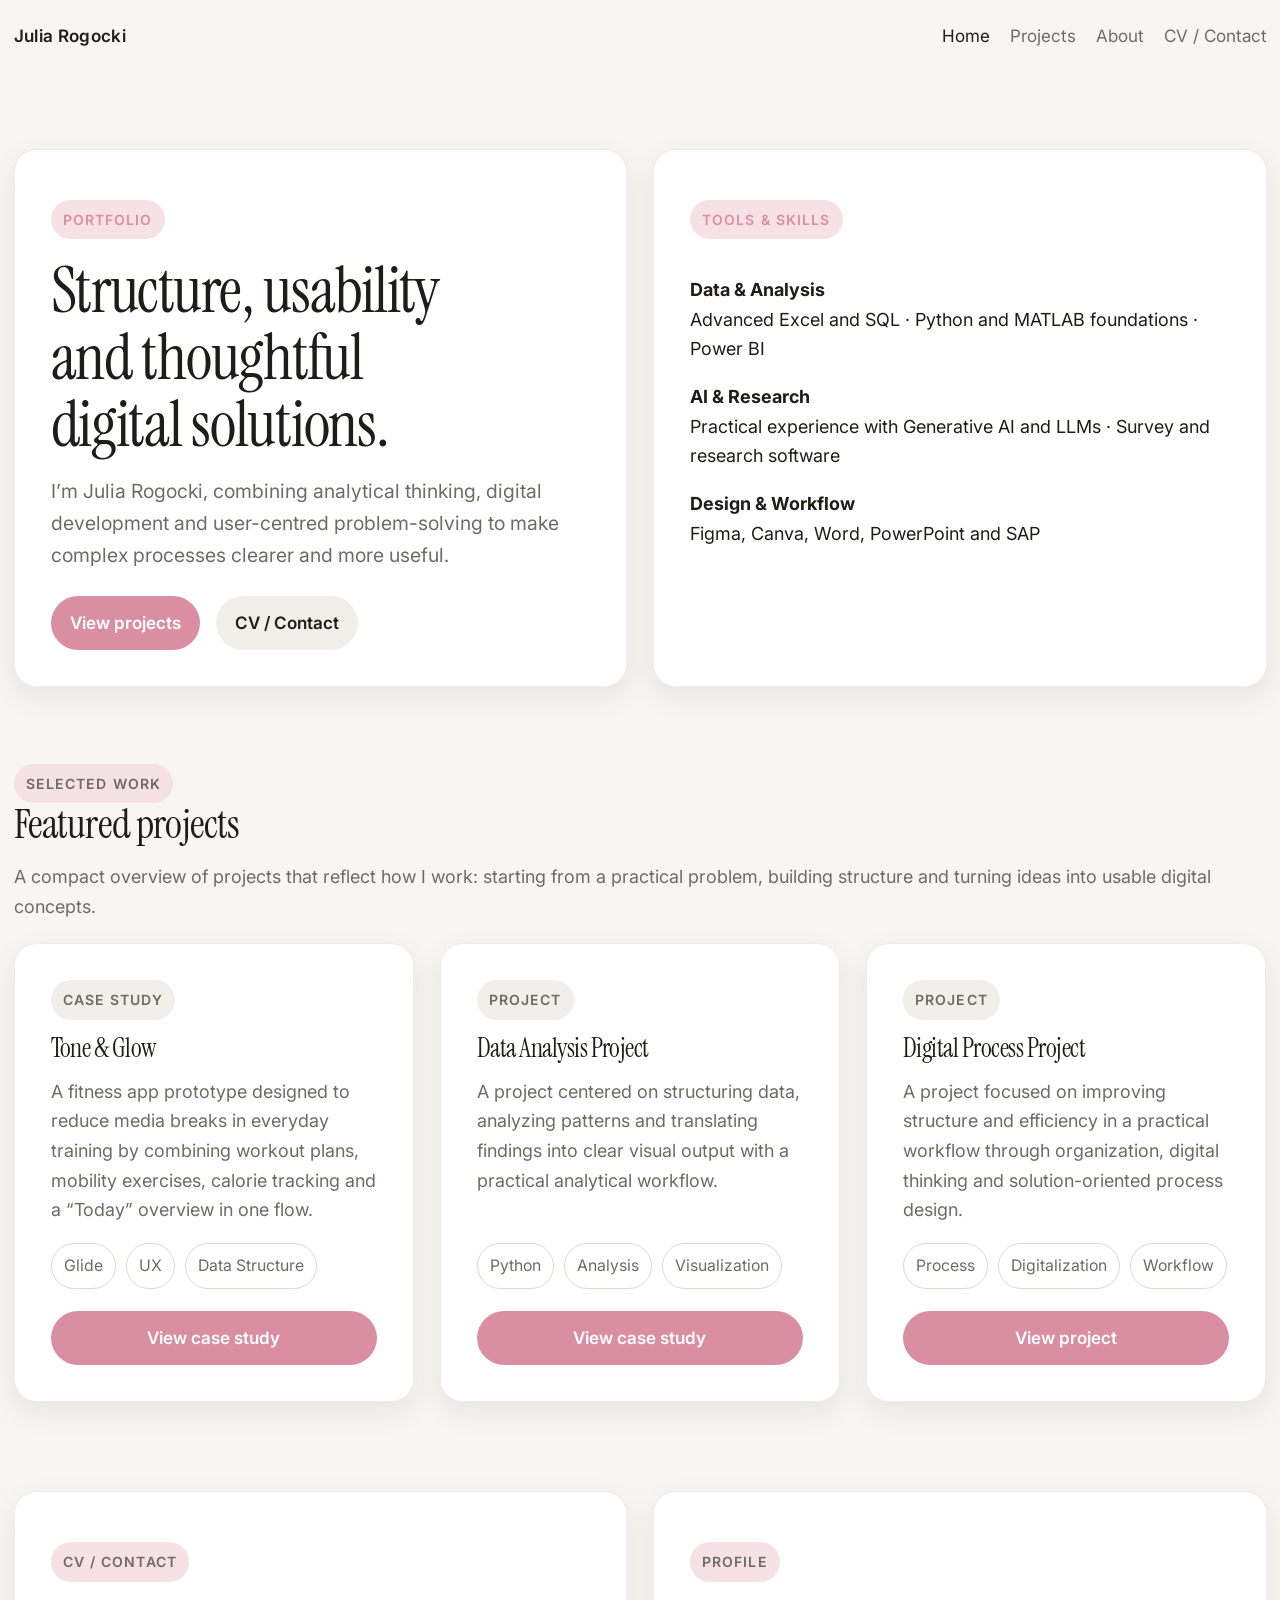
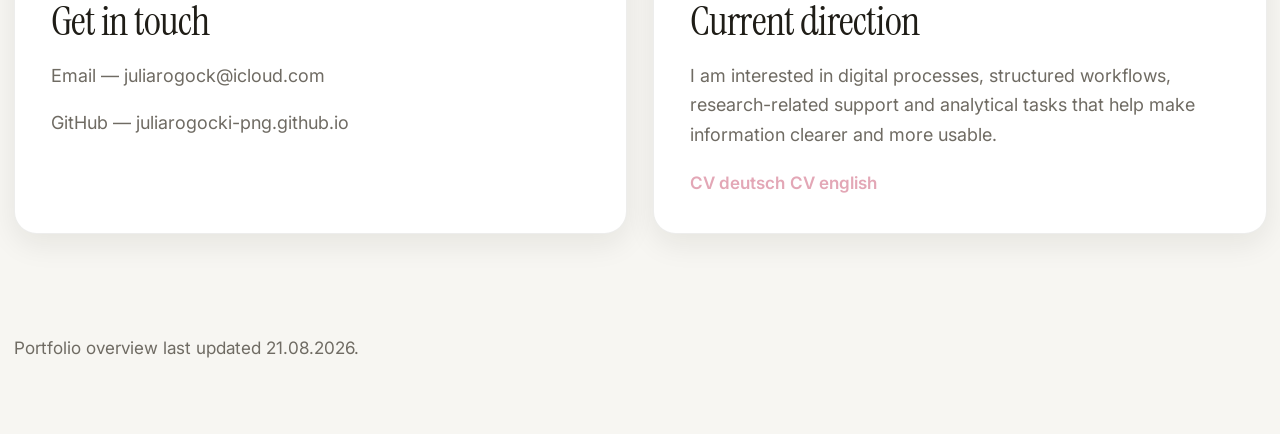
<file: index.html>
<!DOCTYPE html>
<html lang="en">
<head>
  <meta charset="UTF-8" />
  <meta name="viewport" content="width=device-width, initial-scale=1.0" />
  <title>Julia Rogocki | Portfolio</title>
  <meta
    name="description"
    content="Portfolio of Julia Rogocki with selected projects focused on structure, usability and digital problem-solving."
  />

  <link rel="preconnect" href="https://fonts.googleapis.com" />
  <link rel="preconnect" href="https://fonts.gstatic.com" crossorigin />
  <link
    href="https://fonts.googleapis.com/css2?family=Instrument+Serif:ital@0;1&family=Inter:wght@400;500;600;700&display=swap"
    rel="stylesheet"
  />
  <link rel="stylesheet" href="style.css" />
</head>
<body>
  <header>
    <div class="container nav">
      <a class="brand" href="./index.html">Julia Rogocki</a>
      <nav class="nav-links" aria-label="Main navigation">
        <a href="./index.html" aria-current="page">Home</a>
        <a href="./projects.html">Projects</a>
        <a href="./about.html">About</a>
        <a href="./index.html#contact-section">CV / Contact</a>
      </nav>
    </div>
  </header>

  <main>
    <section class="hero">
      <div class="container hero-grid">
        <div class="hero-card">
          <p class="eyebrow">Portfolio</p>
          <h1>Structure, usability and thoughtful digital solutions.</h1>
          <p class="intro">
            I’m Julia Rogocki, combining analytical thinking, digital development and user-centred problem-solving to make complex processes clearer and more useful.
          </p>
          <div class="hero-actions">
            <a class="button-primary" href="./projects.html">View projects</a>
            <a class="button-secondary" href="./index.html#contact-section">CV / Contact</a>
          </div>
        </div>

        <aside class="info-card" aria-label="Profile overview">
          <div class="skills-overview">
  <p class="eyebrow">TOOLS & SKILLS</p>

  <p>
    <strong>Data & Analysis</strong><br>
    Advanced Excel and SQL · Python and MATLAB foundations · Power BI
  </p>

  <p>
    <strong>AI & Research</strong><br>
    Practical experience with Generative AI and LLMs · Survey and research software
  </p>

  <p>
    <strong>Design & Workflow</strong><br>
    Figma, Canva, Word, PowerPoint and SAP
  </p>
</div>
        </aside>
      </div>
    </section>

    <section>
      <div class="container">
        <div class="section-head">
          <div>
            <p class="eyebrow">Selected Work</p>
            <h2>Featured projects</h2>
          </div>
          <p>
            A compact overview of projects that reflect how I work: starting from a practical problem,
            building structure and turning ideas into usable digital concepts.
          </p>
        </div>

        <div class="projects-grid">
          <article class="project-card">
            <span class="project-type">Case Study</span>
            <h3>Tone & Glow</h3>
            <p>
              A fitness app prototype designed to reduce media breaks in everyday training by combining
              workout plans, mobility exercises, calorie tracking and a “Today” overview in one flow.
            </p>
            <div class="meta">
              <span>Glide</span>
              <span>UX</span>
              <span>Data Structure</span>
            </div>
            <a class="project-link" href="./tone-and-glow.html">View case study</a>
          </article>

          <article class="project-card">
            <span class="project-type">Project</span>
            <h3>Data Analysis Project</h3>
            <p>
              A project centered on structuring data, analyzing patterns and translating findings into
              clear visual output with a practical analytical workflow.
            </p>
            <div class="meta">
              <span>Python</span>
              <span>Analysis</span>
              <span>Visualization</span>
            </div>
            <a class="project-link" href="./travel_booking_analysis.html">View case study</a>
          </article>

          <article class="project-card">
            <span class="project-type">Project</span>
            <h3>Digital Process Project</h3>
            <p>
              A project focused on improving structure and efficiency in a practical workflow through
              organization, digital thinking and solution-oriented process design.
            </p>
            <div class="meta">
              <span>Process</span>
              <span>Digitalization</span>
              <span>Workflow</span>
            </div>
            <a class="project-link" href="digitalization-process.html">View project</a>
          </article>
        </div>
      </div>
    </section>

    <section id="contact-section">
      <div class="container two-column">
        <article class="content-card">
          <p class="eyebrow">CV / Contact</p>
          <h2>Get in touch</h2>
          <p>Email — juliarogock@icloud.com</p>
          <p>GitHub — juliarogocki-png.github.io</p>
        </article>

        <article class="content-card">
          <p class="eyebrow">Profile</p>
          <h2>Current direction</h2>
          <p>
            I am interested in digital processes, structured workflows, research-related support
            and analytical tasks that help make information clearer and more usable.
          </p>
          <a href="assets//Julia_Rogocki_CV_deutsch.pdf" download class="download-link">CV deutsch</a>
          
          <a href="assets/Julia_Rogocki_CV_english.pdf" download class="download-link"> CV english</a>
        </article>
      </div>
    </section>
  </main>

  <footer>
    <div class="container">
      <p>Portfolio overview last updated 21.08.2026.</p>
    </div>
  </footer>
</body>
</html>
</file>
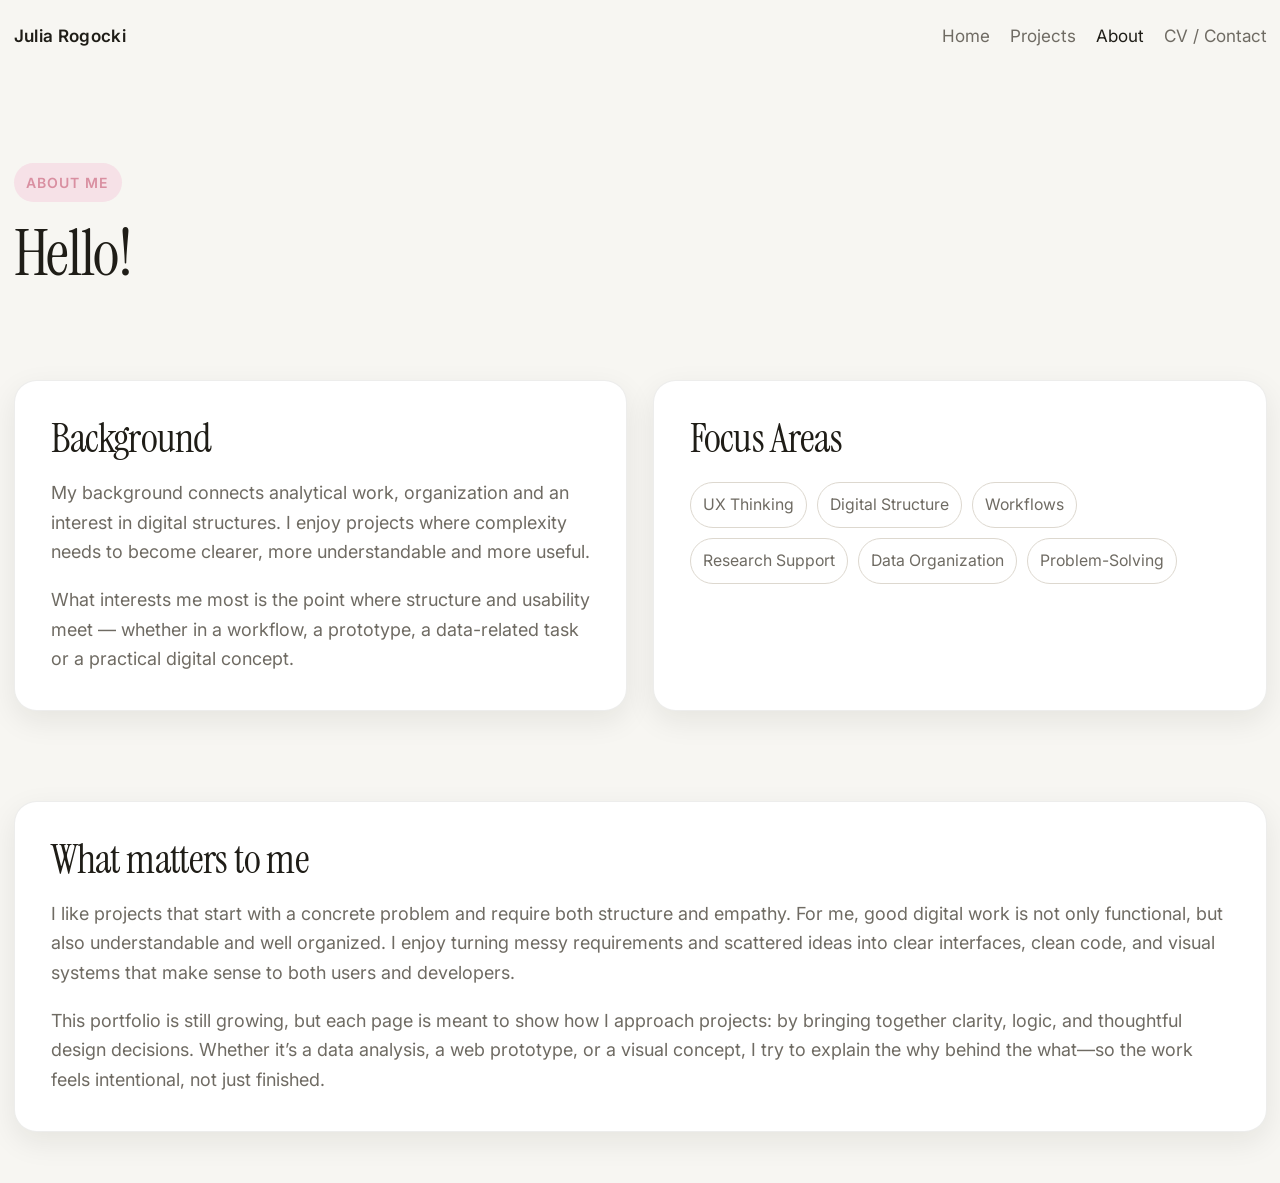
<file: about.html>
<!DOCTYPE html>
<html lang="en">
<head>
  <meta charset="UTF-8" />
  <meta name="viewport" content="width=device-width, initial-scale=1.0" />
  <title>About | Julia Rogocki</title>
  <meta
    name="description"
    content="About Julia Rogocki and her portfolio focus on structure, usability and digital problem-solving."
  />

  <link rel="preconnect" href="https://fonts.googleapis.com" />
  <link rel="preconnect" href="https://fonts.gstatic.com" crossorigin />
  <link
    href="https://fonts.googleapis.com/css2?family=Instrument+Serif:ital@0;1&family=Inter:wght@400;500;600;700&display=swap"
    rel="stylesheet"/>
    <link rel="stylesheet" href="style.css" 
  />
  
</head>
<body>
  <header>
    <div class="container nav">
      <a class="brand" href="./index.html">Julia Rogocki</a>
      <nav class="nav-links" aria-label="Main navigation">
        <a href="./index.html">Home</a>
        <a href="./projects.html">Projects</a>
        <a href="./about.html" aria-current="page">About</a>
        <a href="./index.html#contact-section">CV / Contact</a>
      </nav>
    </div>
  </header>

  <main>

     <section class="hero">
      <div class="container">
        <p class="eyebrow">About me</p>
        <h1>Hello!</h1>
      </div>
    </section>
    
    <section>
      <div class="container content-grid">
        <article class="card">
          <h2>Background</h2>
          <p>
            My background connects analytical work, organization and an interest in digital structures.
            I enjoy projects where complexity needs to become clearer, more understandable and more useful.
          </p>
          <p>
            What interests me most is the point where structure and usability meet —
            whether in a workflow, a prototype, a data-related task or a practical digital concept.
          </p>
        </article>

        <aside class="card">
          <h2>Focus Areas</h2>
          <div class="tag-row">
            <span>UX Thinking</span>
            <span>Digital Structure</span>
            <span>Workflows</span>
            <span>Research Support</span>
            <span>Data Organization</span>
            <span>Problem-Solving</span>
          </div>
        </aside>
      </div>
    </section>

    <section>
      <div class="container">
        <article class="card">
          <h2>What matters to me</h2>
          <p>
            I like projects that start with a concrete problem and require both structure and empathy. For me, good digital work is not only functional, but also understandable and well organized.
            I enjoy turning messy requirements and scattered ideas into clear interfaces, clean code, and visual systems that make sense to both users and developers.
          </p>
          <p>
            This portfolio is still growing, but each page is meant to show how I approach projects: by bringing together clarity, logic, and thoughtful design decisions. Whether it’s a data analysis, a web prototype, or a visual concept, 
            I try to explain the why behind the what—so the work feels intentional, not just finished.
          </p>
        </article>
      </div>
    </section>
  </main>

</body>
</html>
</file>
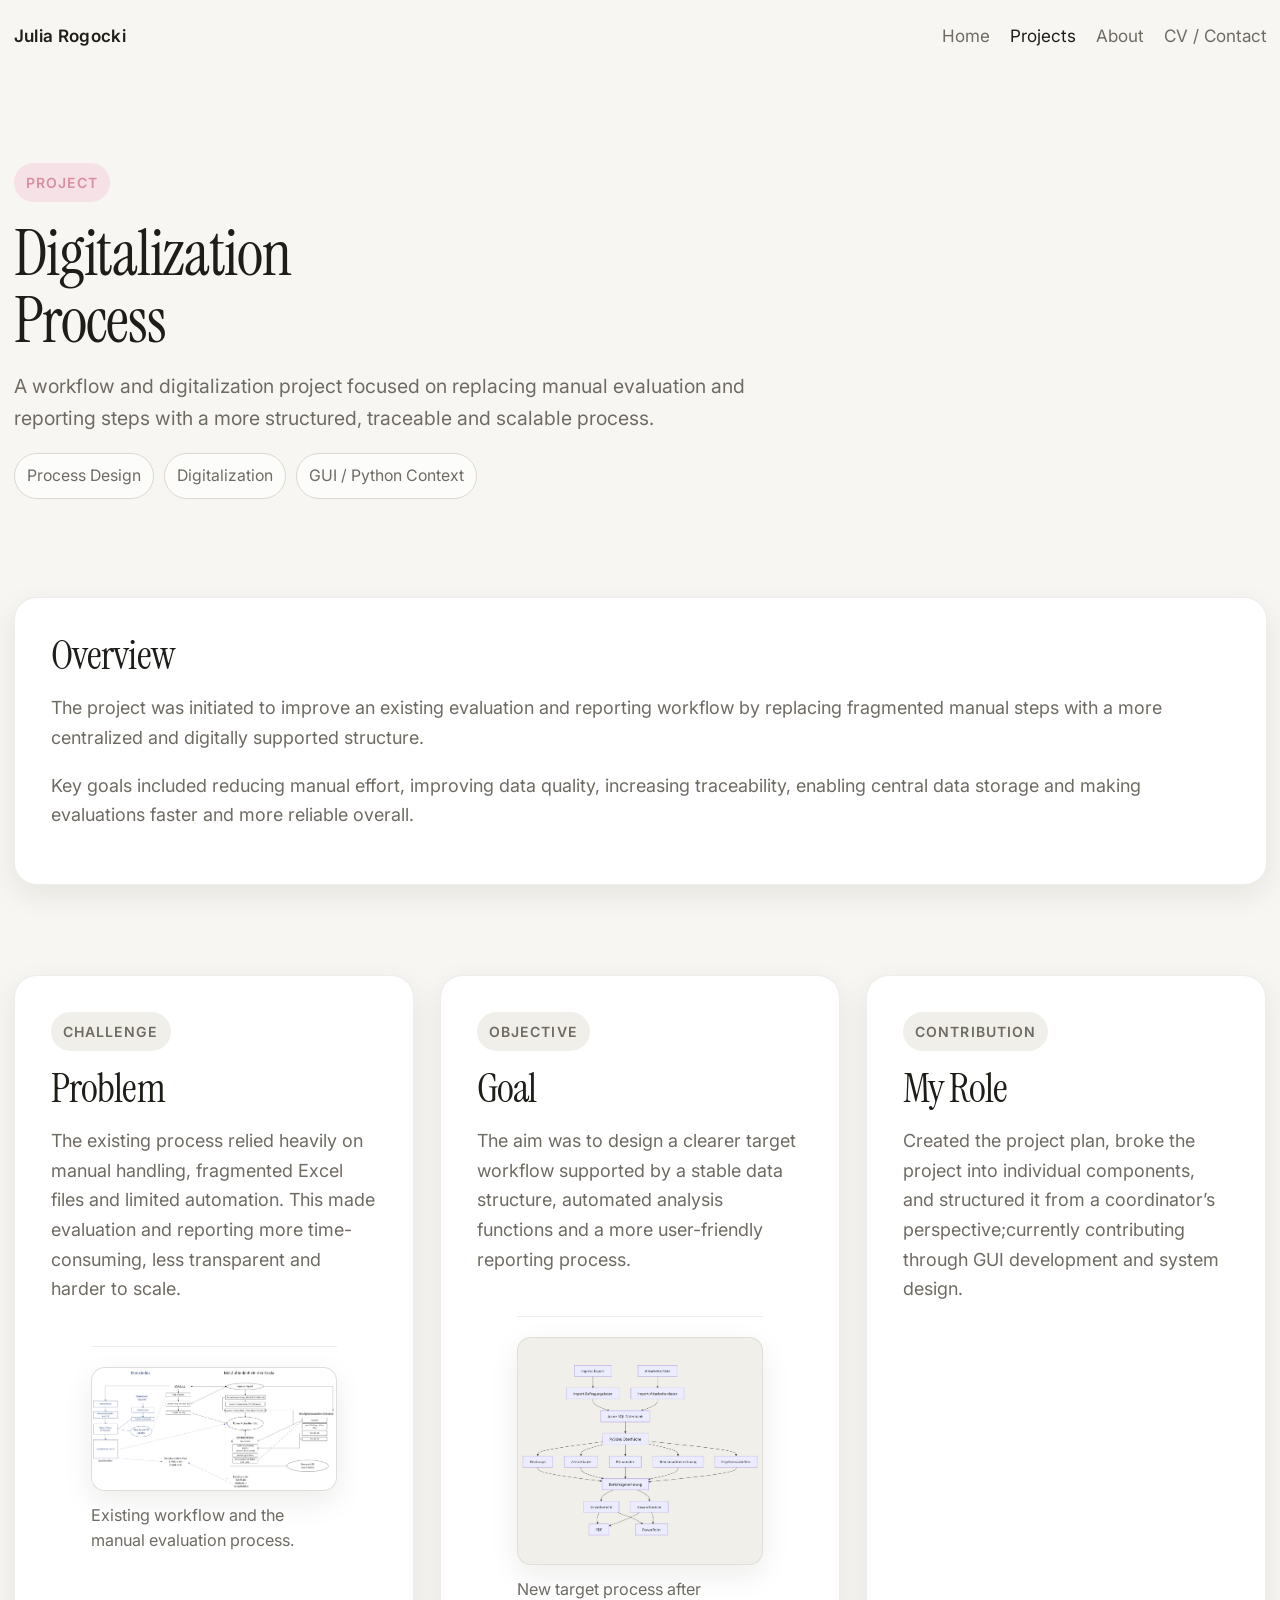
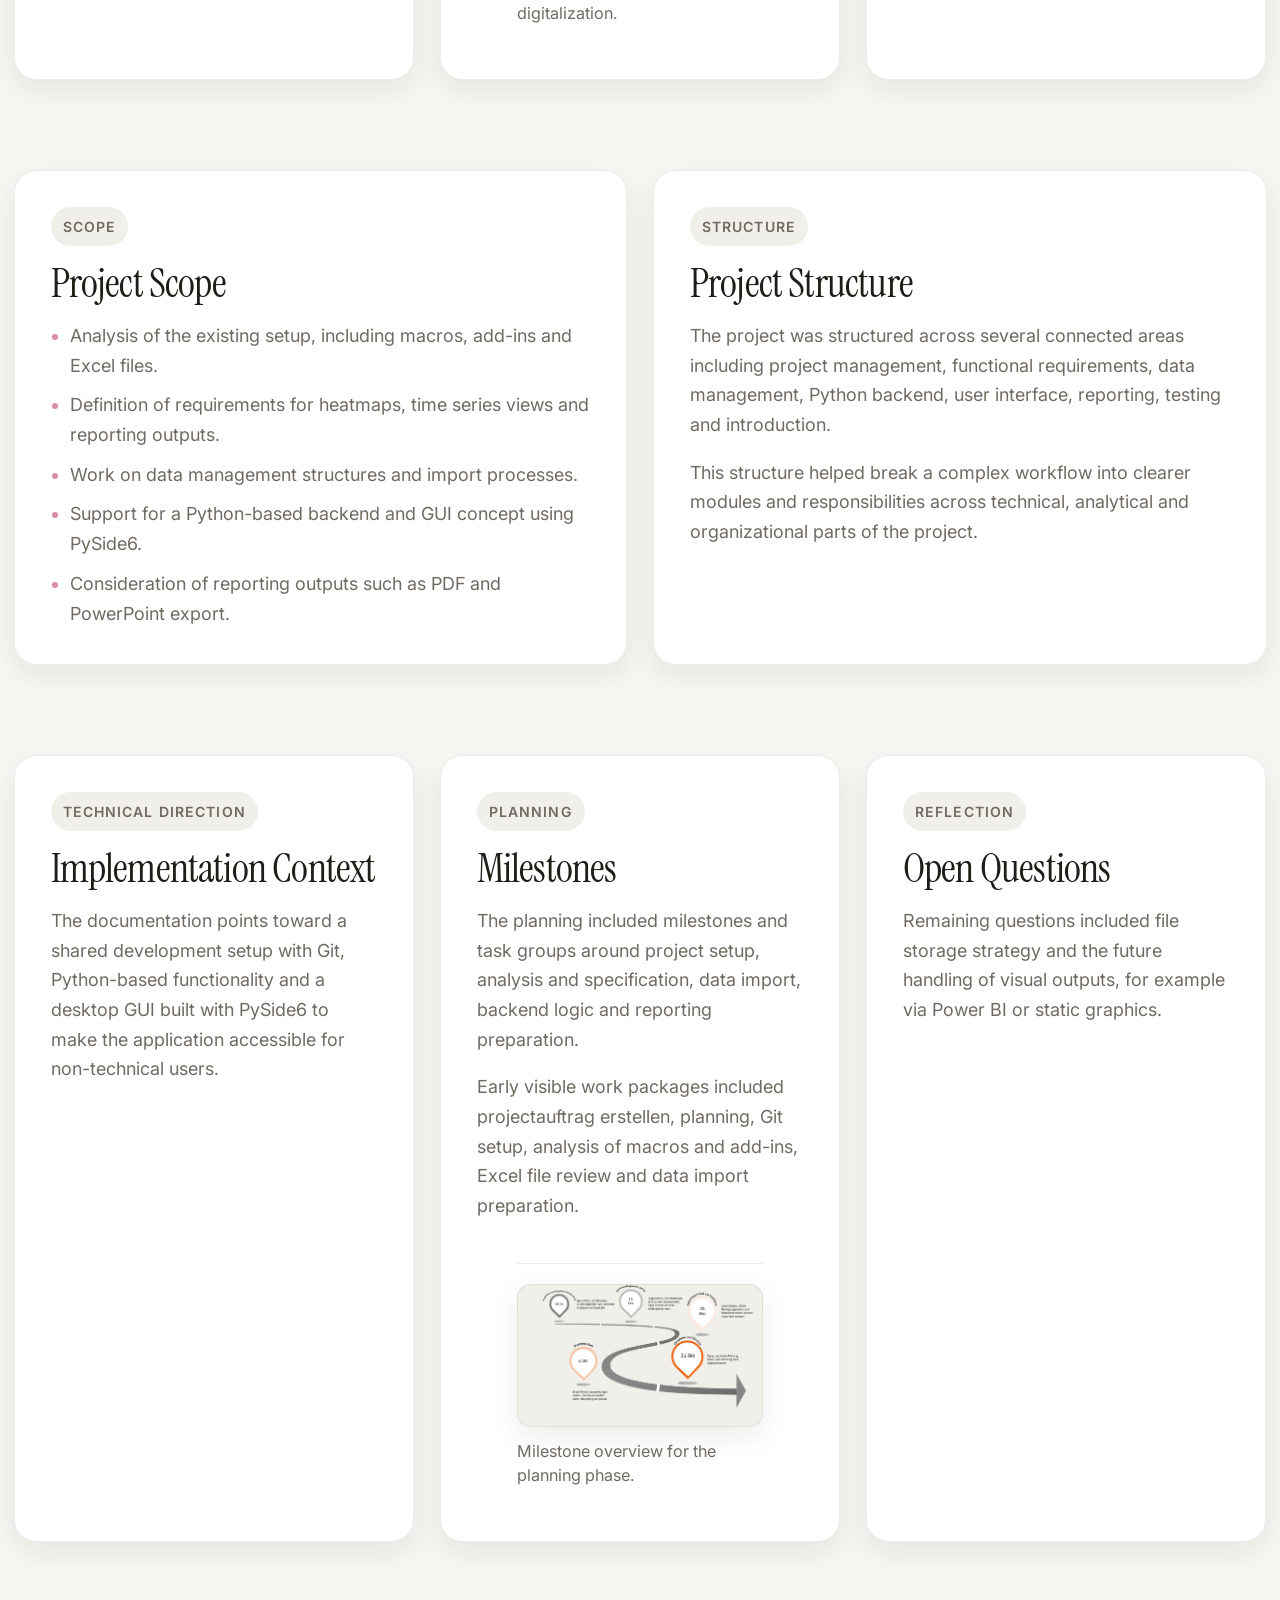
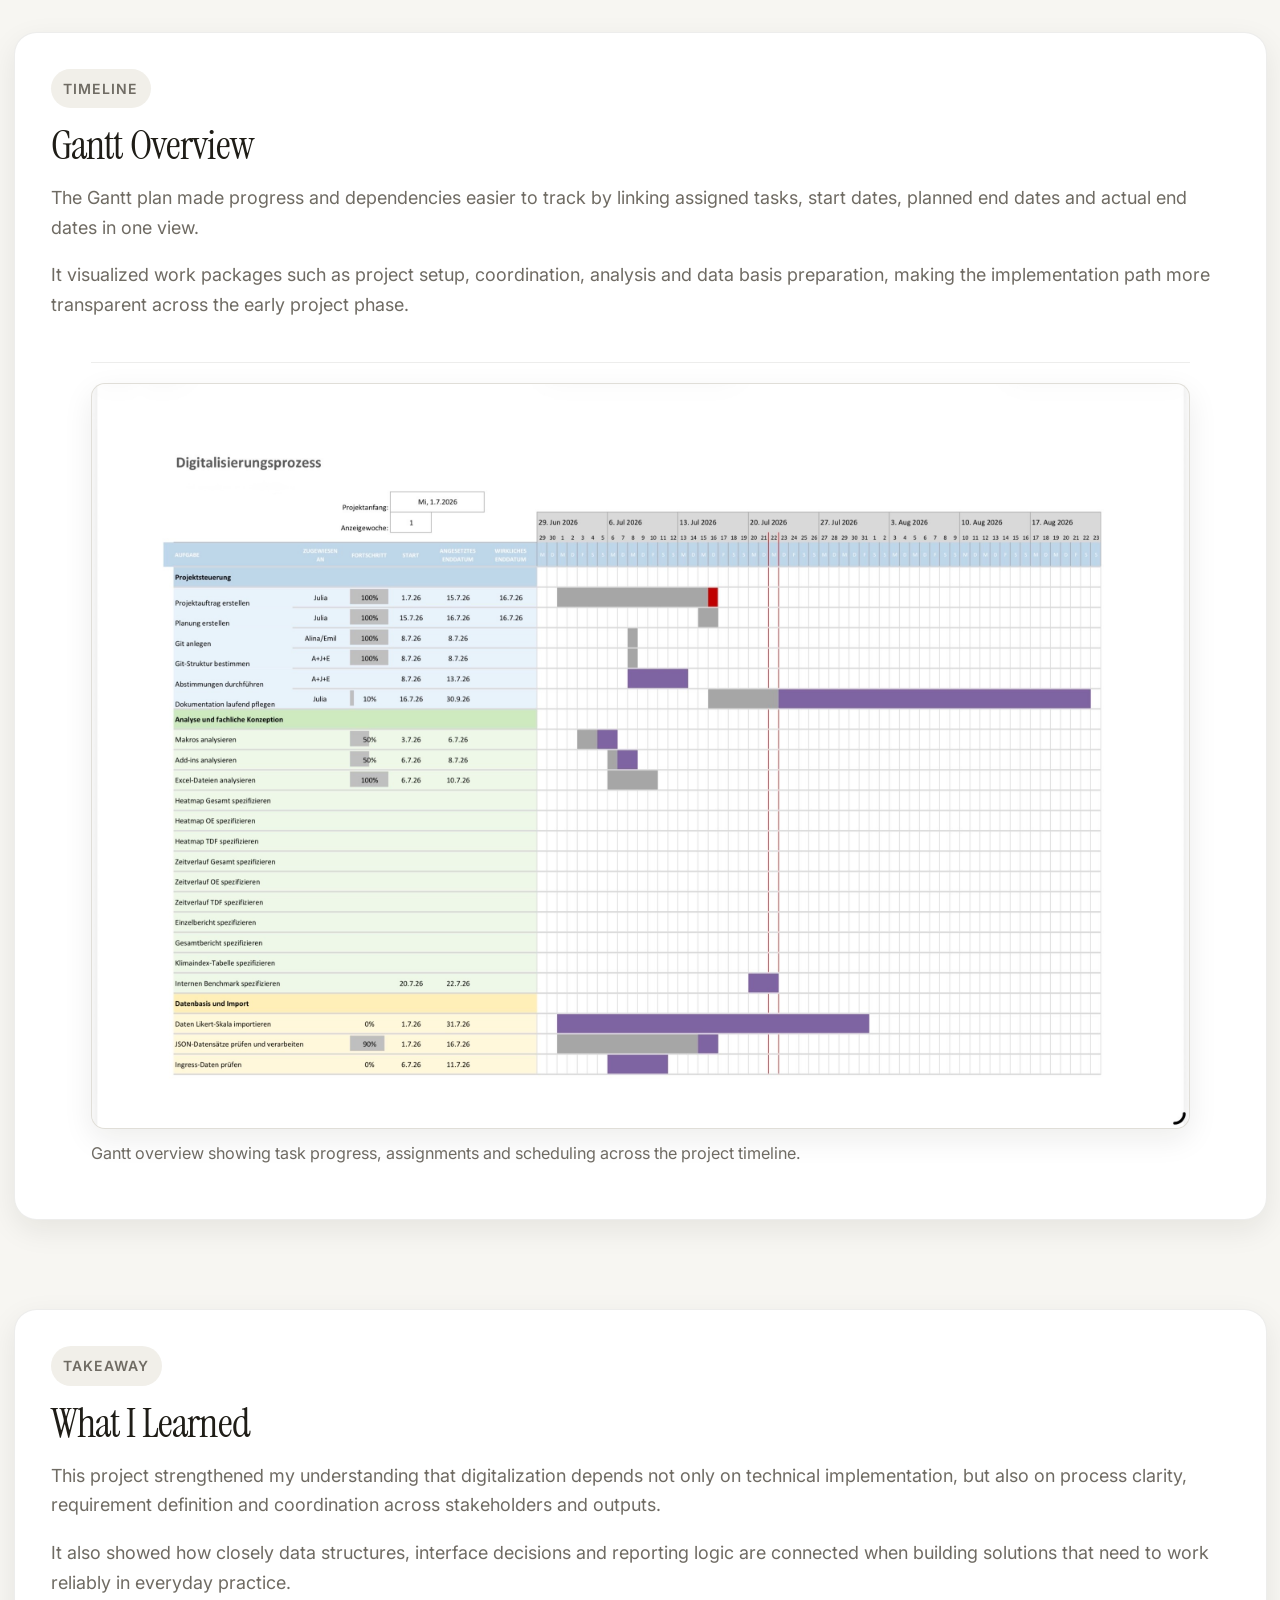
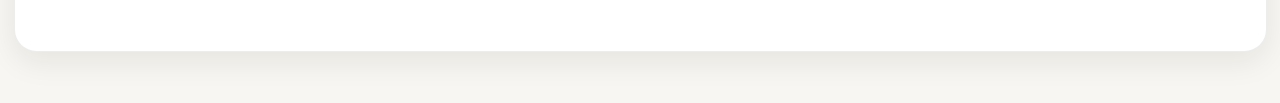
<file: digitalization-process.html>
<!DOCTYPE html>
<html lang="en">
<head>
  <meta charset="UTF-8" />
  <meta name="viewport" content="width=device-width, initial-scale=1.0" />
  <title>Digitalization Process | Julia Rogocki</title>
  <meta
    name="description"
    content="A workflow and digitalization project focused on replacing manual evaluation and reporting steps with a more structured, traceable and scalable process."
  />

  <link rel="preconnect" href="https://fonts.googleapis.com" />
  <link rel="preconnect" href="https://fonts.gstatic.com" crossorigin />
  <link
    href="https://fonts.googleapis.com/css2?family=Instrument+Serif:ital@0;1&family=Inter:wght@400;500;600;700&display=swap"
    rel="stylesheet"/>
    <link rel="stylesheet" href="style.css" 
  />
  
</head>
<body>
  <a class="skip-link" href="#main">Skip to content</a>

  <header>
    <div class="container nav">
      <a class="brand" href="index.html">Julia Rogocki</a>
      <nav class="nav-links" aria-label="Main navigation">
        <a href="index.html">Home</a>
        <a href="projects.html" aria-current="page">Projects</a>
        <a href="about.html">About</a>
        <a href="./index.html#contact-section">CV / Contact</a>
      </nav>
    </div>
  </header>

  <main id="main">
    <section class="hero">
      <div class="container">
        <p class="eyebrow">Project</p>
        <h1>Digitalization Process</h1>
        <p class="intro">
          A workflow and digitalization project focused on replacing manual evaluation
          and reporting steps with a more structured, traceable and scalable process.
        </p>
        <p>
          
        </p>
        <div class="meta">
          <span>Process Design</span>
          <span>Digitalization</span>
          <span>GUI / Python Context</span>
        </div>
      </div>
    </section>

    <section>
      <div class="container">
        <article class="project-card project-summary">
          <h2>Overview</h2>
          <p>
            The project was initiated to improve an existing evaluation and reporting workflow
            by replacing fragmented manual steps with a more centralized and digitally supported structure.
          </p>
          <p>
            Key goals included reducing manual effort, improving data quality, increasing traceability,
            enabling central data storage and making evaluations faster and more reliable overall.
          </p>
        </article>
      </div>
    </section>

    <section>
      <div class="container">
        <div class="projects-grid detail-grid">
          <article class="project-card">
            <span class="project-type">Challenge</span>
            <h2>Problem</h2>
            <p>
              The existing process relied heavily on manual handling, fragmented Excel files
              and limited automation. This made evaluation and reporting more time-consuming,
              less transparent and harder to scale.
            </p>

            <figure class="project-figure">
              <button type="button" class="zoom-trigger" data-full="assets/challenge-process.png" aria-label="Open challenge process image">
                <img
                  src="assets/challenge-process.png"
                  alt="Evaluation process before digitalization showing the manual and fragmented workflow."
                  loading="lazy"
                />
              </button>
              <figcaption>
                Existing workflow and the manual evaluation process.
              </figcaption>
            </figure>
          </article>

          <article class="project-card">
            <span class="project-type">Objective</span>
            <h2>Goal</h2>
            <p>
              The aim was to design a clearer target workflow supported by a stable data structure,
              automated analysis functions and a more user-friendly reporting process.
            </p>

            <figure class="project-figure">
              <button type="button" class="zoom-trigger" data-full="assets/goal-process.png" aria-label="Open goal process image">
                <img
                  src="assets/goal-process.png"
                  alt="Target digital workflow showing the new structured process and process logic."
                  loading="lazy"
                />
              </button>
              <figcaption>
                New target process after digitalization.
              </figcaption>
            </figure>
          </article>

          <article class="project-card">
            <span class="project-type">Contribution</span>
            <h2>My Role</h2>
            <p>
            Created the project plan, broke the project into individual components, 
            and structured it from a coordinator’s perspective;currently contributing through GUI development and system design.
            </p>
          </article>
        </div>
      </div>
    </section>

    <section>
      <div class="container content-grid">
        <article class="project-card">
          <span class="project-type">Scope</span>
          <h2>Project Scope</h2>
          <ul class="feature-list">
            <li>Analysis of the existing setup, including macros, add-ins and Excel files.</li>
            <li>Definition of requirements for heatmaps, time series views and reporting outputs.</li>
            <li>Work on data management structures and import processes.</li>
            <li>Support for a Python-based backend and GUI concept using PySide6.</li>
            <li>Consideration of reporting outputs such as PDF and PowerPoint export.</li>
          </ul>
        </article>

        <article class="project-card">
          <span class="project-type">Structure</span>
          <h2>Project Structure</h2>
          <p>
            The project was structured across several connected areas including project management,
            functional requirements, data management, Python backend, user interface, reporting,
            testing and introduction.
          </p>
          <p>
            This structure helped break a complex workflow into clearer modules and responsibilities
            across technical, analytical and organizational parts of the project.
          </p>

          <!-- <figure class="project-figure">
            <button type="button" class="zoom-trigger" data-full="assets/projektstrukturplan.png" aria-label="Open project structure image">
              <img
                src="assets/projektstrukturplan.png"
                alt="Project structure plan showing project management, requirements, data management, Python backend, user interface, reporting, testing and introduction."
                loading="lazy"
              /> -->
            </button>
        </article>
      </div>
    </section>

    <section>
      <div class="container">
        <div class="projects-grid detail-grid">
          <article class="project-card">
            <span class="project-type">Technical Direction</span>
            <h2>Implementation Context</h2>
            <p>
              The documentation points toward a shared development setup with Git,
              Python-based functionality and a desktop GUI built with PySide6 to make
              the application accessible for non-technical users.
            </p>
          </article>

          <article class="project-card">
  <span class="project-type">Planning</span>
  <h2>Milestones</h2>
  <p>
    The planning included milestones and task groups around project setup,
    analysis and specification, data import, backend logic and reporting preparation.
  </p>
  <p>
    Early visible work packages included projectauftrag erstellen, planning,
    Git setup, analysis of macros and add-ins, Excel file review and data import preparation.
  </p>

  <figure class="project-figure">
    <button type="button" class="zoom-trigger" data-full="assets/meilenstein.png" aria-label="Open milestone image">
      <img
        src="assets/meilenstein.png"
        alt="Milestone overview for the digitalization process project."
        loading="lazy"
      />
    </button>
    <figcaption>
      Milestone overview for the planning phase.
    </figcaption>
  </figure>
</article>


          <article class="project-card">
            <span class="project-type">Reflection</span>
            <h2>Open Questions</h2>
            <p>
              Remaining questions included file storage strategy and the future handling
              of visual outputs, for example via Power BI or static graphics.
            </p>
          </article>
        </div>
      </div>
    </section>

    <section>
      <div class="container">
        <article class="project-card wide-card">
          <span class="project-type">Timeline</span>
          <h2>Gantt Overview</h2>
          <p>
            The Gantt plan made progress and dependencies easier to track by linking assigned tasks,
            start dates, planned end dates and actual end dates in one view.
          </p>
          <p>
            It visualized work packages such as project setup, coordination, analysis and data basis preparation,
            making the implementation path more transparent across the early project phase.
          </p>

          <figure class="project-figure">
            <button type="button" class="zoom-trigger" data-full="assets/digitalization-gantt.png" aria-label="Open gantt image">
              <img
                src="assets/digitalization-gantt.png"
                alt="Gantt chart for the digitalization process project showing task groups, assigned people, progress, start dates and planned versus actual end dates."
                loading="lazy"
              />
            </button>
            <figcaption>
              Gantt overview showing task progress, assignments and scheduling across the project timeline.
            </figcaption>
          </figure>
        </article>
      </div>
    </section>

    <section>
      <div class="container">
        <article class="project-card project-summary">
          <span class="project-type">Takeaway</span>
          <h2>What I Learned</h2>
          <p>
            This project strengthened my understanding that digitalization depends not only
            on technical implementation, but also on process clarity, requirement definition
            and coordination across stakeholders and outputs.
          </p>
          <p>
            It also showed how closely data structures, interface decisions and reporting logic
            are connected when building solutions that need to work reliably in everyday practice.
          </p>
        </article>
      </div>
    </section>
  </main>

  <div class="modal" id="imageModal" aria-hidden="true">
    <button class="modal-close" type="button" id="modalClose">Close</button>
    <div class="modal-content">
      <img id="modalImage" alt="Expanded preview" />
    </div>
  </div>


  <script>
    const modal = document.getElementById('imageModal');
    const modalImg = document.getElementById('modalImage');
    const closeBtn = document.getElementById('modalClose');

    document.querySelectorAll('.zoom-trigger').forEach(btn => {
      btn.addEventListener('click', () => {
        modalImg.src = btn.dataset.full || btn.querySelector('img').src;
        modal.classList.add('open');
        modal.setAttribute('aria-hidden', 'false');
      });
    });

    const closeModal = () => {
      modal.classList.remove('open');
      modal.setAttribute('aria-hidden', 'true');
      modalImg.src = '';
    };

    closeBtn.addEventListener('click', closeModal);

    modal.addEventListener('click', e => {
      if (e.target === modal) closeModal();
    });

    document.addEventListener('keydown', e => {
      if (e.key === 'Escape') closeModal();
    });
  </script>
</body>
</html>
</file>
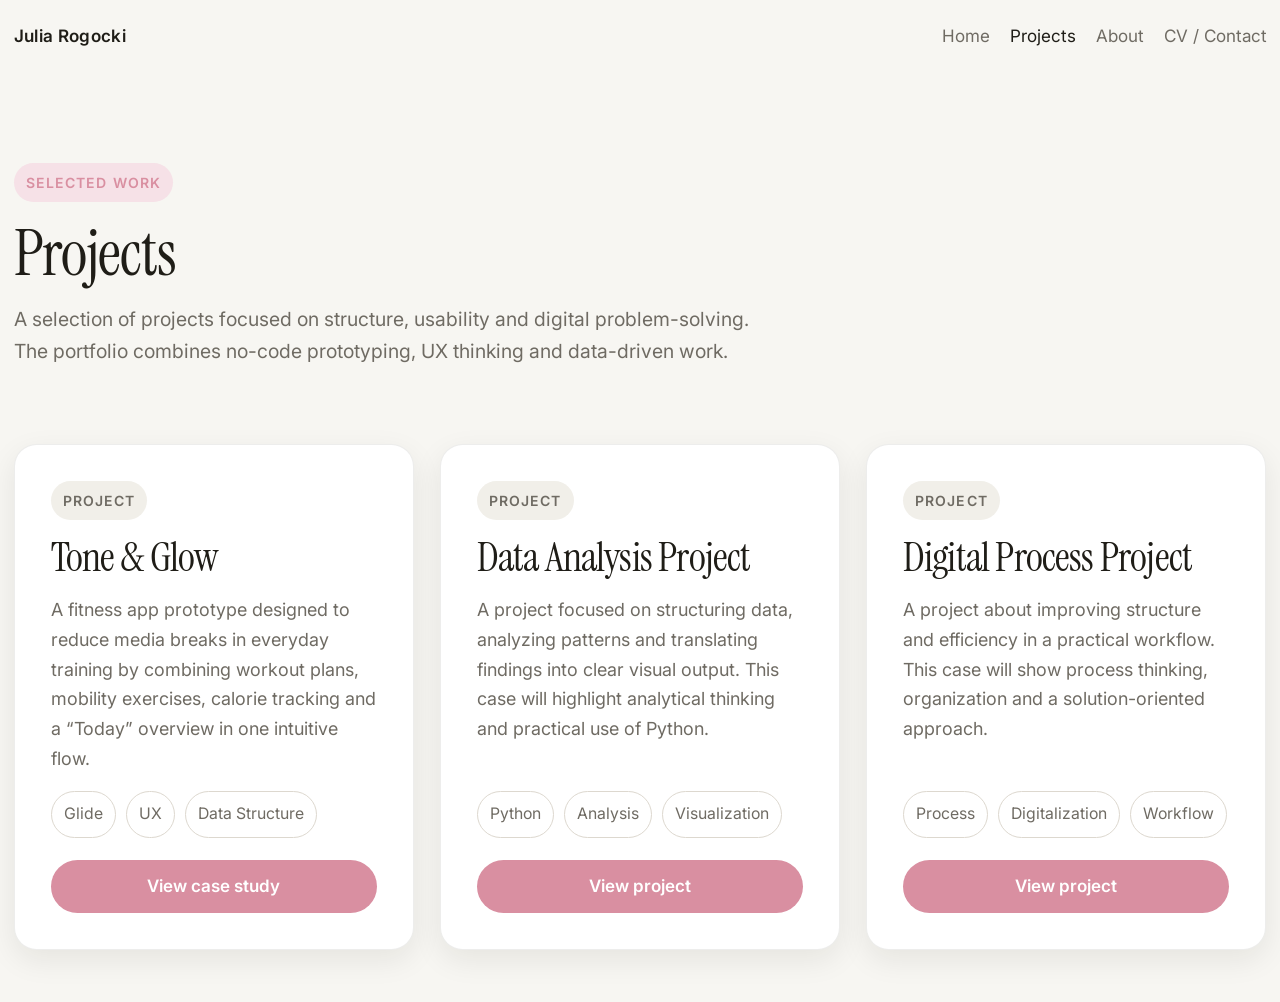
<file: projects.html>
<!DOCTYPE html>
<html lang="en">
<head>
  <meta charset="UTF-8" />
  <meta name="viewport" content="width=device-width, initial-scale=1.0" />
  <title>Projects | Julia Rogocki</title>

  <link rel="preconnect" href="https://fonts.googleapis.com" />
  <link rel="preconnect" href="https://fonts.gstatic.com" crossorigin />
  <link
    href="https://fonts.googleapis.com/css2?family=Instrument+Serif:ital@0;1&family=Inter:wght@400;500;600;700&display=swap"
    rel="stylesheet"/>
    <link rel="stylesheet" href="style.css"
  />

</head>
<body>
  <header>
    <div class="container nav">
      <a class="brand" href="index.html">Julia Rogocki</a>
      <nav class="nav-links" aria-label="Main navigation">
        <a href="index.html">Home</a>
        <a href="projects.html" aria-current="page">Projects</a>
        <a href="about.html">About</a>
        <a href="./index.html#contact-section">CV / Contact</a>
      </nav>
    </div>
  </header>

  <main>
    <section class="hero">
      <div class="container">
        <p class="eyebrow">Selected Work</p>
        <h1>Projects</h1>
        <p class="intro">
          A selection of projects focused on structure, usability and digital problem-solving.
          The portfolio combines no-code prototyping, UX thinking and data-driven work.
        </p>
      </div>
    </section>

    <section>
      <div class="container">
        <div class="projects-grid">
          <article class="project-card">
            <span class="project-type">Project</span>
            <h2>Tone & Glow</h2>
            <p>
              A fitness app prototype designed to reduce media breaks in everyday training by combining workout plans,
              mobility exercises, calorie tracking and a “Today” overview in one intuitive flow.
            </p>
            <div class="meta">
              <span>Glide</span>
              <span>UX</span>
              <span>Data Structure</span>
            </div>
            <a class="project-link" href="tone-and-glow.html">View case study</a>
          </article>

          <article class="project-card">
            <span class="project-type">Project</span>
            <h2>Data Analysis Project</h2>
            <p>
              A project focused on structuring data, analyzing patterns and translating findings into clear visual output.
              This case will highlight analytical thinking and practical use of Python.
            </p>
            <div class="meta">
              <span>Python</span>
              <span>Analysis</span>
              <span>Visualization</span>
            </div>
            <a class="project-link" href="travel_booking_analysis.html">View project</a>
          </article>

          <article class="project-card">
            <span class="project-type">Project</span>
            <h2>Digital Process Project</h2>
            <p>
              A project about improving structure and efficiency in a practical workflow.
              This case will show process thinking, organization and a solution-oriented approach.
            </p>
            <div class="meta">
              <span>Process</span>
              <span>Digitalization</span>
              <span>Workflow</span>
            </div>
            <a class="project-link" href="digitalization-process.html">View project</a>
          </article>
        </div>

      </div>
    </section>
  </main>

</body>
</html>
</file>
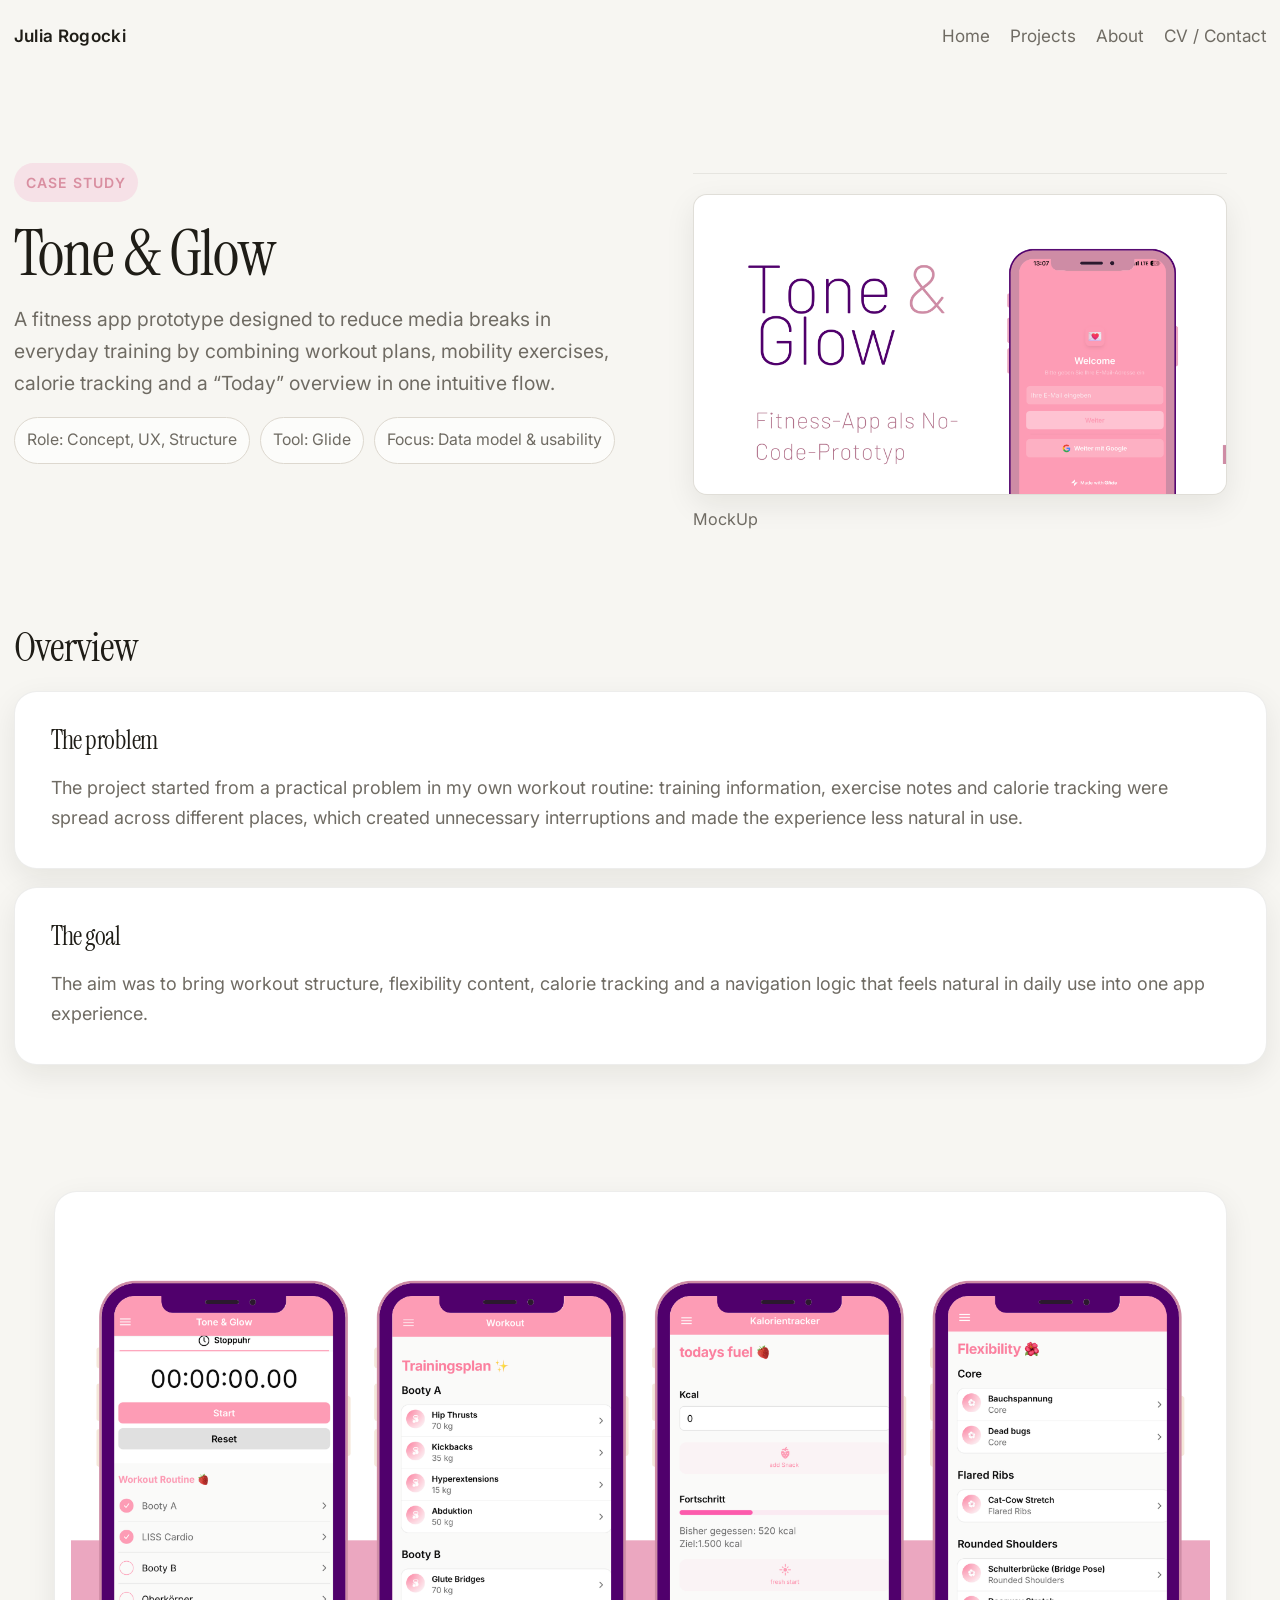
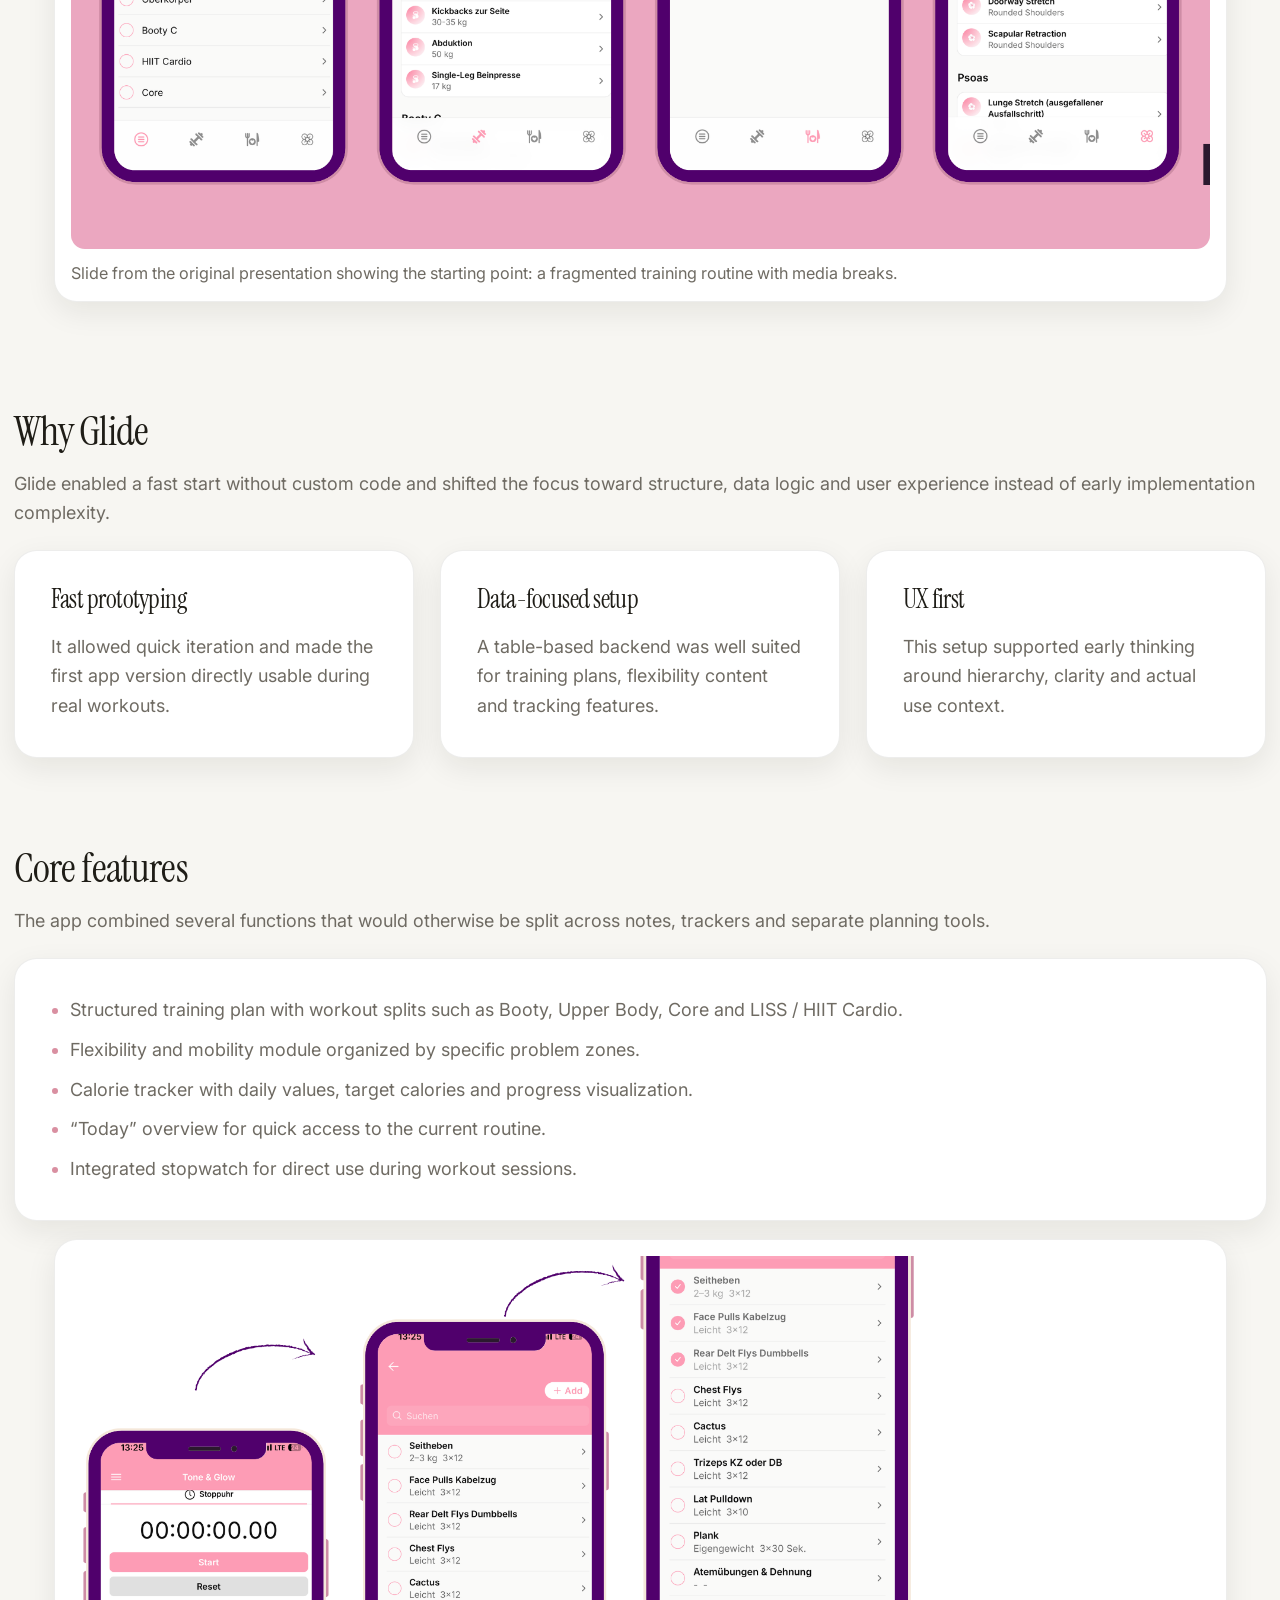
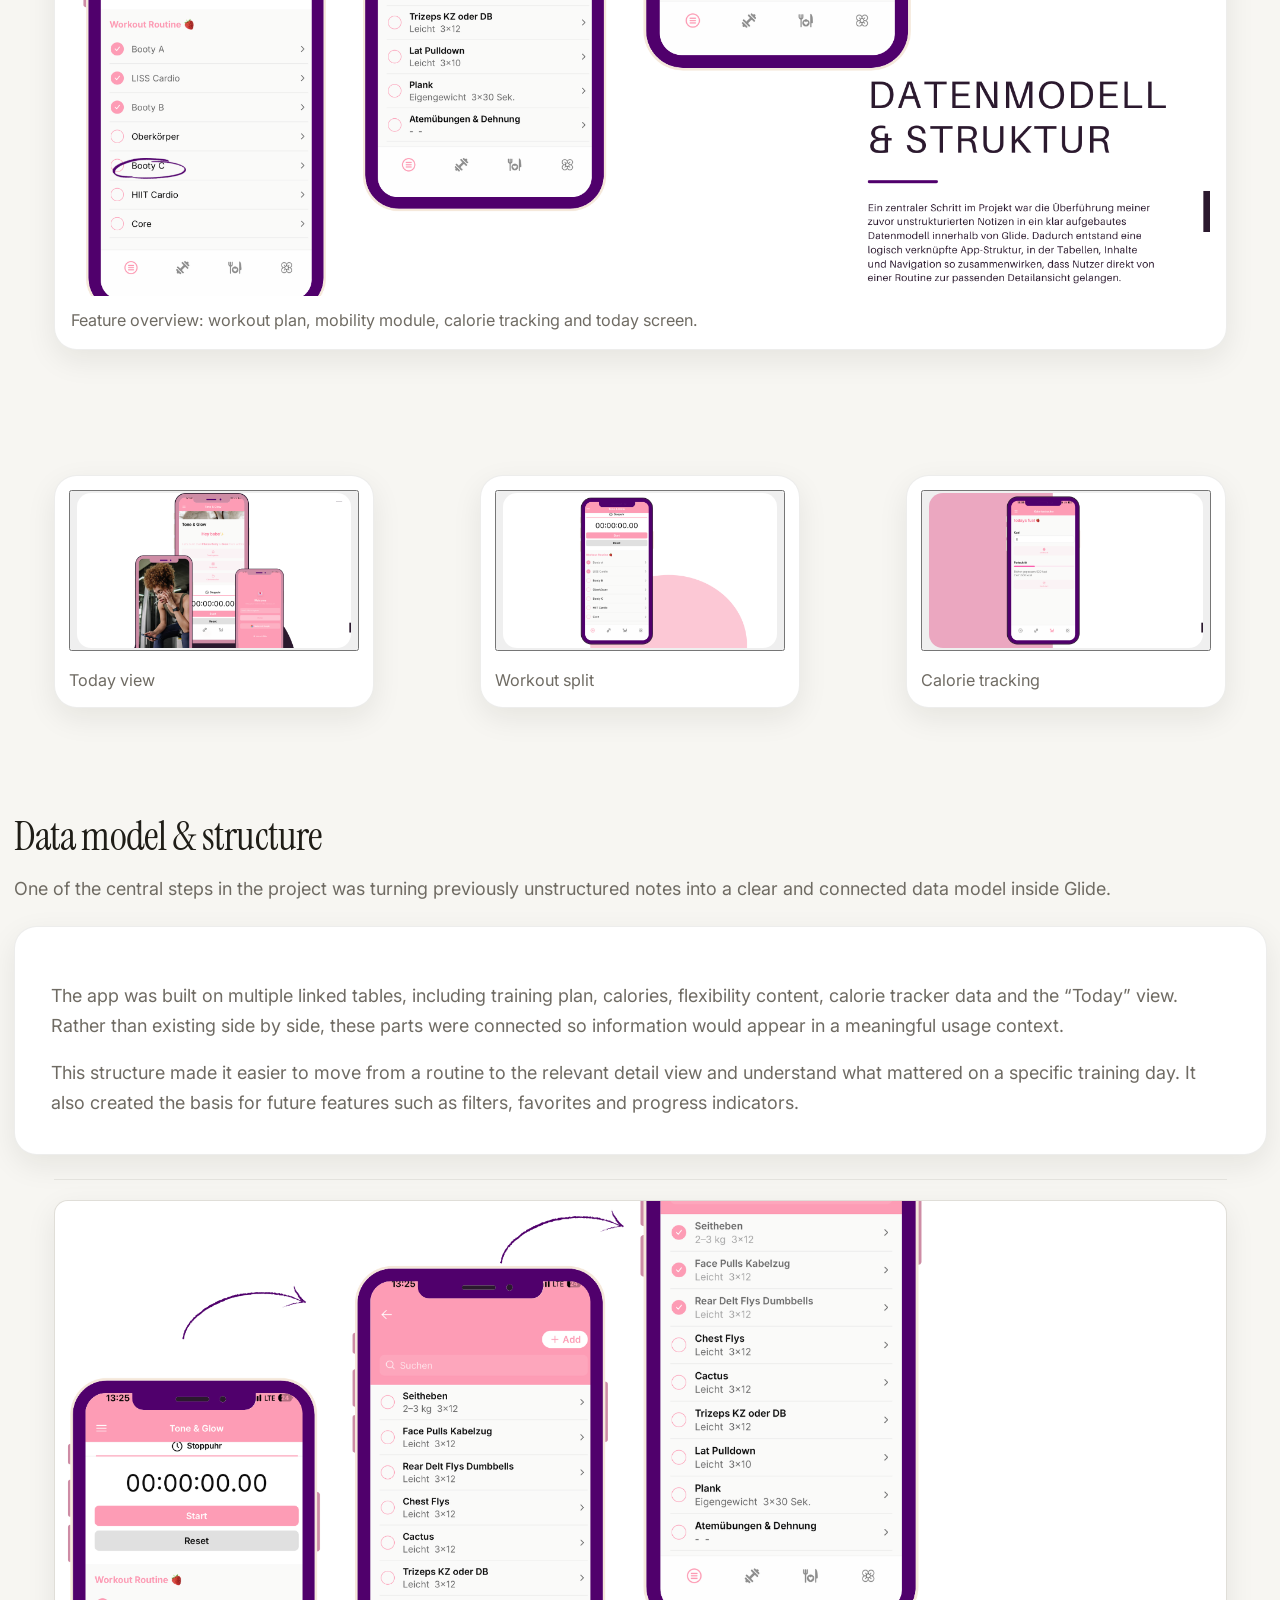
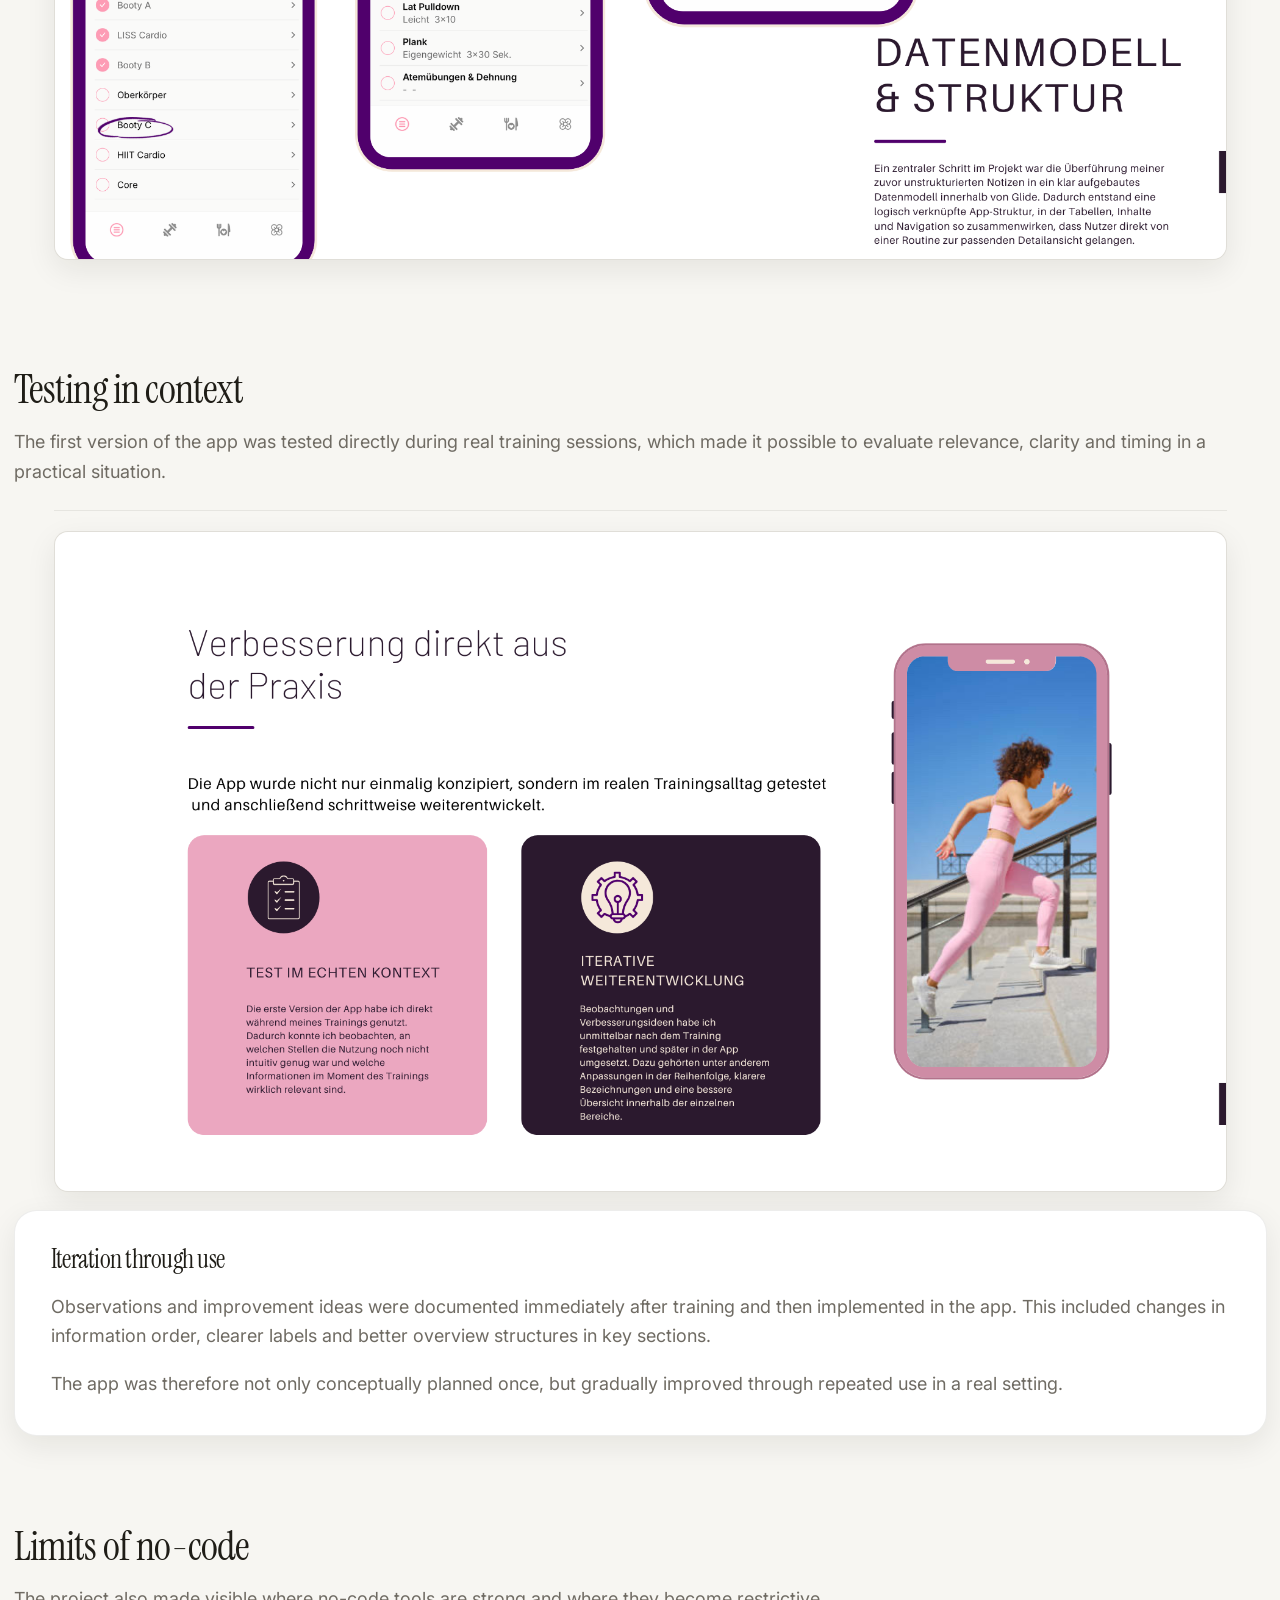
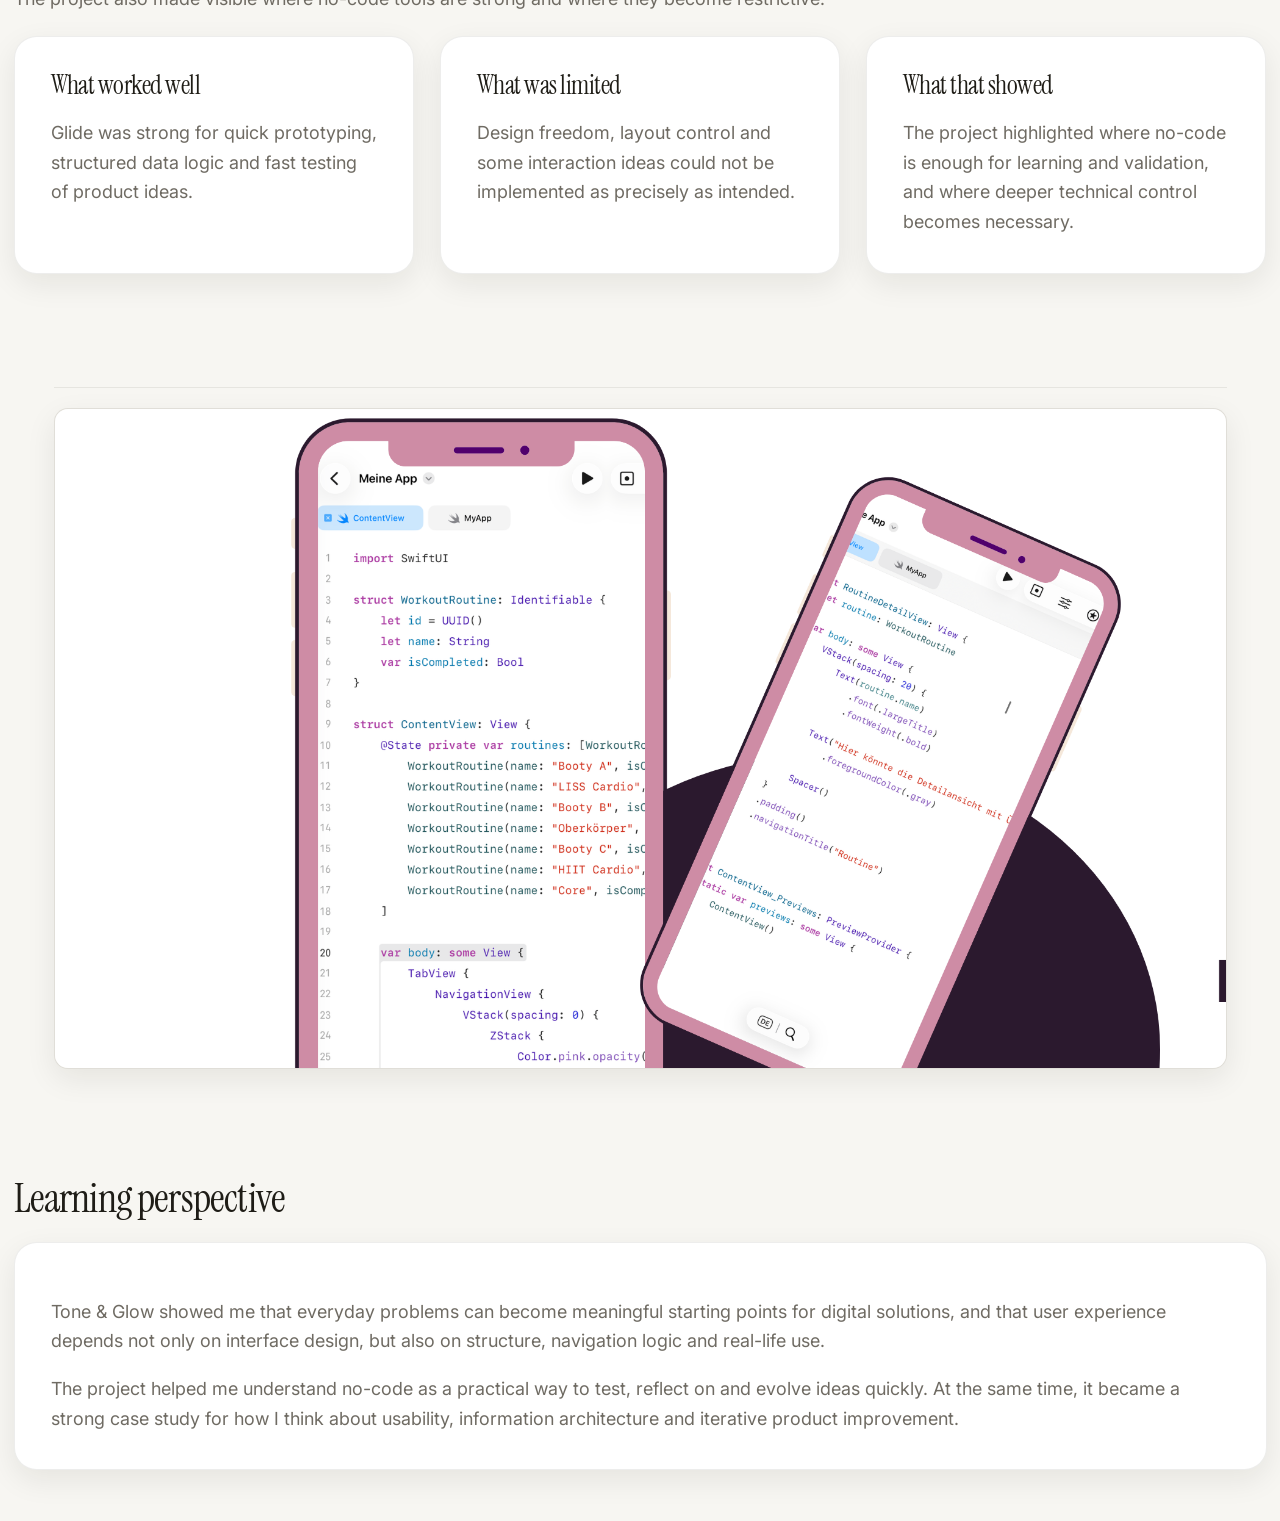
<file: tone-and-glow.html>
<!DOCTYPE html>
<html lang="en">
<head>
  <meta charset="UTF-8" />
  <meta name="viewport" content="width=device-width, initial-scale=1.0" />
  <title>Tone & Glow | Julia Rogocki</title>
  <link rel="preconnect" href="https://fonts.googleapis.com">
  <link rel="preconnect" href="https://fonts.gstatic.com" crossorigin>
  <link href="https://fonts.googleapis.com/css2?family=Instrument+Serif:ital@0;1&family=Inter:wght@400;500;600;700&display=swap" rel="stylesheet">
  <link rel="stylesheet" href="style.css" />
</head>
<body>
  <header>
    <div class="container nav">
      <a class="brand" href="index.html">Julia Rogocki</a>
      <nav class="nav-links" aria-label="Main navigation">
        <a href="index.html">Home</a>
        <a href="projects.html">Projects</a>
        <a href="about.html">About</a>
        <a href="./index.html#contact-section">CV / Contact</a>
      </nav>
    </div>
  </header>

  <main>
    <section class="hero">
      <div class="container hero-grid">
        <div>
          <p class="eyebrow">Case Study</p>
          <h1>Tone & Glow</h1>
          <p class="intro">
            A fitness app prototype designed to reduce media breaks in everyday training by combining workout plans,
            mobility exercises, calorie tracking and a “Today” overview in one intuitive flow.
          </p>
          <p>
            
          </p>

          <div class="meta">
            <span>Role: Concept, UX, Structure</span>
            <span>Tool: Glide</span>
            <span>Focus: Data model & usability</span>
          </div>
        </div>

        <figure class="project-figure">
          <button type="button" class="zoom-trigger" data-full="assets/tone-and-glow/Tone & - 1.png" aria-label="Open image 1">
            <img src="assets/tone-and-glow/Tone & - 1.png" alt="Tone & Glow mockup 1" loading="lazy" />
          </button>
          <figcaption>MockUp</figcaption>
        </figure>
      </div>
    </section>

    <section>
      <div class="container">
        <div class="section-head">
          <h2>Overview</h2>
        </div>

        <div class="two-col">
          <article class="card">
            <h3>The problem</h3>
            <p>
            The project started from a practical problem in my own workout routine: training information,
            exercise notes and calorie tracking were spread across different places, which created unnecessary
            interruptions and made the experience less natural in use.
            </p>
          </article>
          <p>
            
          </p>
          <article class="card">
            <h3>The goal</h3>
            <p>
              The aim was to bring workout structure, flexibility content, calorie tracking and a navigation logic
              that feels natural in daily use into one app experience.
            </p>
          </article>
        </div>
      </div>
    </section>
    <p>
      
    </p>
    <section>
      <div class="container">
        <figure class="image-block">
          <img src="assets/tone-and-glow/Tone & - 5.png" alt="Presentation slide about the initial problem of media breaks in the training routine">
          <figcaption>Slide from the original presentation showing the starting point: a fragmented training routine with media breaks.</figcaption>
        </figure>
      </div>
    </section>

    <section>
      <div class="container">
        <div class="section-head">
          <h2>Why Glide</h2>
          <p>
            Glide enabled a fast start without custom code and shifted the focus toward structure, data logic and user experience
            instead of early implementation complexity.
          </p>
        </div>

        <div class="three-col">
          <article class="card">
            <h3>Fast prototyping</h3>
            <p>It allowed quick iteration and made the first app version directly usable during real workouts.</p>
          </article>

          <article class="card">
            <h3>Data-focused setup</h3>
            <p>A table-based backend was well suited for training plans, flexibility content and tracking features.</p>
          </article>

          <article class="card">
            <h3>UX first</h3>
            <p>This setup supported early thinking around hierarchy, clarity and actual use context.</p>
          </article>
        </div>
      </div>
    </section>

    <section>
      <div class="container">
        <div class="section-head">
          <h2>Core features</h2>
          <p>
            The app combined several functions that would otherwise be split across notes, trackers and separate planning tools.
          </p>
        </div>

        <div class="two-col">
          <article class="card">
            <ul class="feature-list">
              <li>Structured training plan with workout splits such as Booty, Upper Body, Core and LISS / HIIT Cardio.</li>
              <li>Flexibility and mobility module organized by specific problem zones.</li>
              <li>Calorie tracker with daily values, target calories and progress visualization.</li>
              <li>“Today” overview for quick access to the current routine.</li>
              <li>Integrated stopwatch for direct use during workout sessions.</li>
            </ul>
          </article>

          <figure class="image-block">
            <img src="assets/tone-and-glow/Tone & - 6.png" alt="App screen or slide showing key features of Tone and Glow">
            <figcaption>Feature overview: workout plan, mobility module, calorie tracking and today screen.</figcaption>
          </figure>
        </div>
      </div>
    </section>

    <section>
      <div class="container">
        <div class="gallery">
          <figure class="gallery-card">
            <button type="button" class="zoom-trigger" data-full="assets/tone-and-glow/Tone & - 2.png" aria-label="Open image 2">
              <img src="assets/tone-and-glow/Tone & - 2.png" alt="Tone & Glow screen 2" loading="lazy">
            </button>
            <figcaption>Today view</figcaption>
          </figure>

          <figure class="gallery-card">
            <button type="button" class="zoom-trigger" data-full="assets/tone-and-glow/Tone & - 3.png" aria-label="Open image 3">
              <img src="assets/tone-and-glow/Tone & - 3.png" alt="Tone & Glow screen 3" loading="lazy">
            </button>
            <figcaption>Workout split</figcaption>
          </figure>

          <figure class="gallery-card">
            <button type="button" class="zoom-trigger" data-full="assets/tone-and-glow/Tone & - 4.png" aria-label="Open image 4">
              <img src="assets/tone-and-glow/Tone & - 4.png" alt="Tone & Glow screen 4" loading="lazy">
            </button>
            <figcaption>Calorie tracking</figcaption>
          </figure>
        </div>
      </div>
    </section>

    <section>
      <div class="container">
        <div class="section-head">
          <h2>Data model & structure</h2>
          <p>
            One of the central steps in the project was turning previously unstructured notes into a clear and connected data model
            inside Glide.
          </p>
        </div>

        <div class="two-col">
          <article class="card">
            <p>
              The app was built on multiple linked tables, including training plan, calories, flexibility content,
              calorie tracker data and the “Today” view. Rather than existing side by side, these parts were connected
              so information would appear in a meaningful usage context.
            </p>
            <p>
              This structure made it easier to move from a routine to the relevant detail view and understand
              what mattered on a specific training day. It also created the basis for future features such as filters,
              favorites and progress indicators.
            </p>
          </article>

          <figure class="project-figure">
          <button type="button" class="zoom-trigger" data-full="assets/tone-and-glow/Tone & - 6.png" aria-label="Open image 1">
            <img src="assets/tone-and-glow/Tone & - 6.png" alt="Tone & Glow mockup 1" loading="lazy" />
          </button>
        </figure>
        </div>
      </div>
    </section>

    <section>
      <div class="container">
        <div class="section-head">
          <h2>Testing in context</h2>
          <p>
            The first version of the app was tested directly during real training sessions, which made it possible
            to evaluate relevance, clarity and timing in a practical situation.
          </p>
        </div>

        <div class="two-col">
          <figure class="project-figure">
          <button type="button" class="zoom-trigger" data-full="assets/tone-and-glow/Tone & - 7.png" aria-label="Open image 1">
            <img src="assets/tone-and-glow/Tone & - 7.png" alt="Tone & Glow mockup 1" loading="lazy" />
          </button>
        </figure>

          <article class="card">
            <h3>Iteration through use</h3>
            <p>
              Observations and improvement ideas were documented immediately after training and then implemented in the app.
              This included changes in information order, clearer labels and better overview structures in key sections.
            </p>
            <p>
              The app was therefore not only conceptually planned once, but gradually improved through repeated use in a real setting.
            </p>
          </article>
        </div>
      </div>
    </section>

    <section>
      <div class="container">
        <div class="section-head">
          <h2>Limits of no-code</h2>
          <p>The project also made visible where no-code tools are strong and where they become restrictive.</p>
        </div>

        <div class="three-col">
          <article class="card">
            <h3>What worked well</h3>
            <p>Glide was strong for quick prototyping, structured data logic and fast testing of product ideas.</p>
          </article>

          <article class="card">
            <h3>What was limited</h3>
            <p>Design freedom, layout control and some interaction ideas could not be implemented as precisely as intended.</p>
          </article>

          <article class="card">
            <h3>What that showed</h3>
            <p>The project highlighted where no-code is enough for learning and validation, and where deeper technical control becomes necessary.</p>
          </article>
        </div>
      </div>
    </section>

    <section>
      <div class="container">
        <figure class="project-figure">
          <button type="button" class="zoom-trigger" data-full="assets/tone-and-glow/Tone & - 8.png" aria-label="Open image 1">
            <img src="assets/tone-and-glow/Tone & - 8.png" alt="Tone & Glow mockup 1" loading="lazy" />
          </button>
        </figure>
      </div>
    </section>

    <section>
  <div class="container">
    <div class="section-head">
      <h2>Learning perspective</h2>
    </div>

    <div class="card">
      <p>
        Tone & Glow showed me that everyday problems can become meaningful starting points for digital solutions, and that user experience depends not only on interface design, but also on structure, navigation logic and real-life use.
      </p>
      <p>
        The project helped me understand no-code as a practical way to test, reflect on and evolve ideas quickly. At the same time, it became a strong case study for how I think about usability, information architecture and iterative product improvement.
      </p>
    </div>
  </div>
</section>
  </main>



  <div id="imageModal" class="modal" aria-hidden="true">
    <button type="button" id="modalClose" class="modal-close" aria-label="Close">×</button>
    <img id="modalImage" alt="Zoomed image">
  </div>

  <script>
    const modal = document.getElementById('imageModal');
    const modalImg = document.getElementById('modalImage');
    const closeBtn = document.getElementById('modalClose');

    document.querySelectorAll('.zoom-trigger').forEach(btn => {
      btn.addEventListener('click', () => {
        modalImg.src = btn.dataset.full || btn.querySelector('img').src;
        modal.classList.add('open');
        modal.setAttribute('aria-hidden', 'false');
      });
    });

    const closeModal = () => {
      modal.classList.remove('open');
      modal.setAttribute('aria-hidden', 'true');
      modalImg.src = '';
    };

    closeBtn.addEventListener('click', closeModal);

    modal.addEventListener('click', e => {
      if (e.target === modal) closeModal();
    });

    document.addEventListener('keydown', e => {
      if (e.key === 'Escape') closeModal();
    });
  </script>
</body>
</html>
</file>
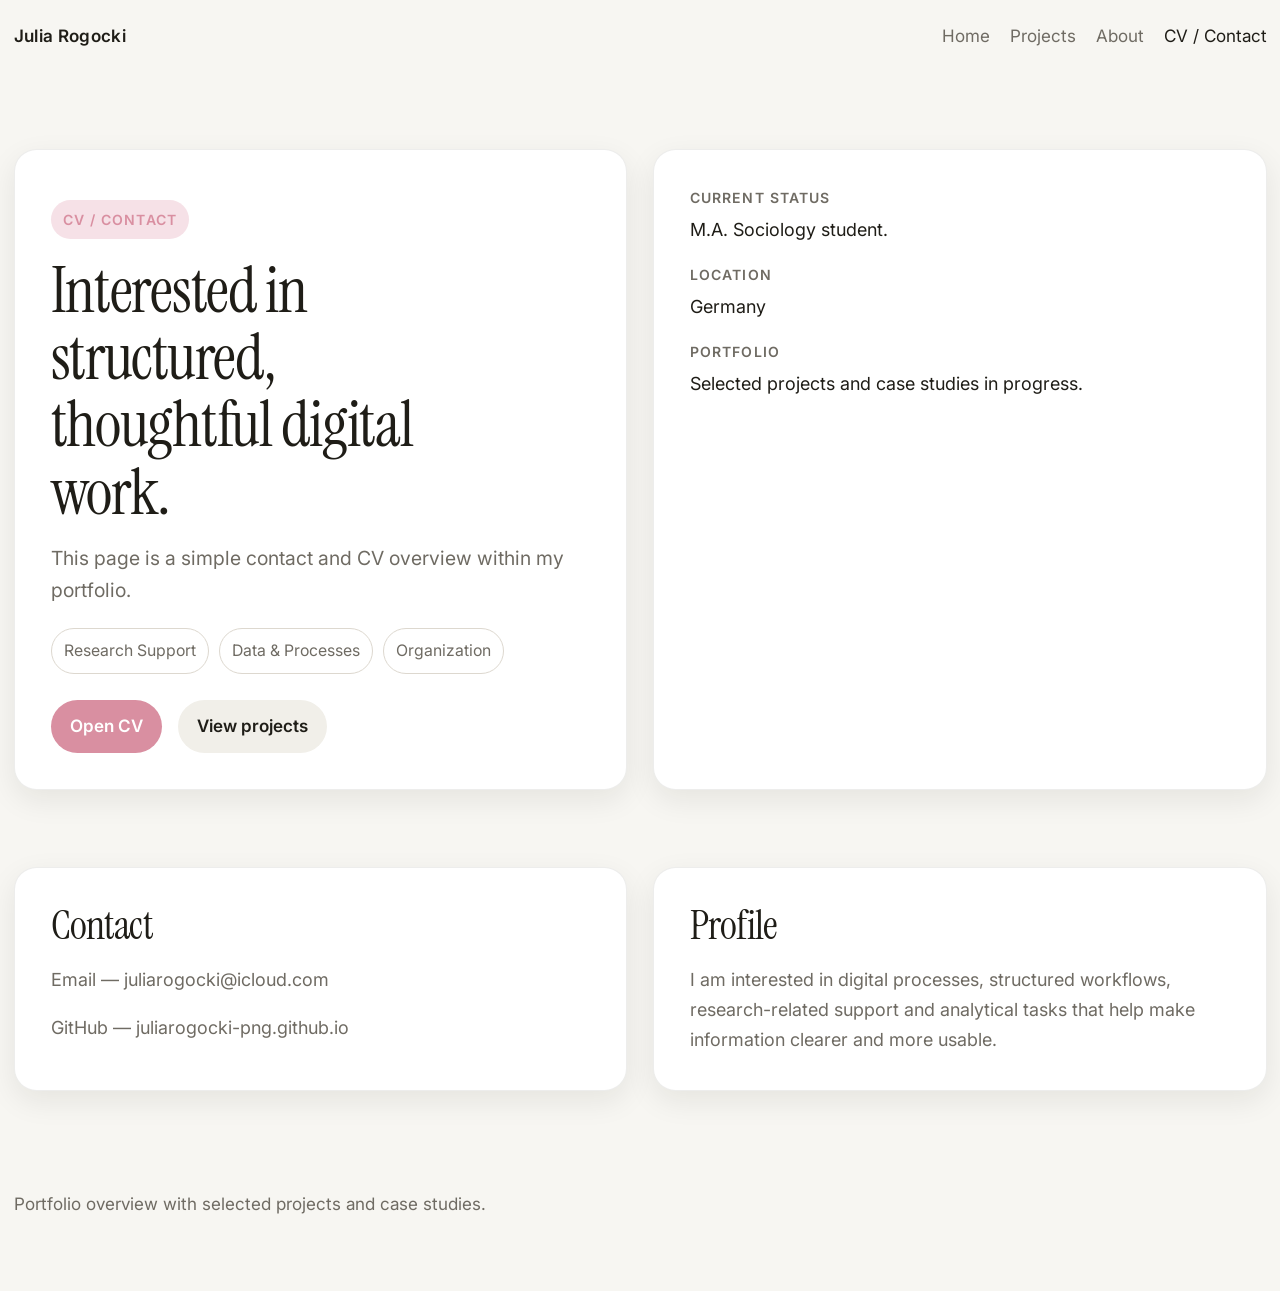
<file:  contact.html>
<!DOCTYPE html>
<html lang="en">
<head>
  <meta charset="UTF-8" />
  <meta name="viewport" content="width=device-width, initial-scale=1.0" />
  <title>CV / Contact | Julia Rogocki</title>
  <meta
    name="description"
    content="Contact and CV page for Julia Rogocki."
  />

  <link rel="preconnect" href="https://fonts.googleapis.com" />
  <link rel="preconnect" href="https://fonts.gstatic.com" crossorigin />
  <link
    href="https://fonts.googleapis.com/css2?family=Instrument+Serif:ital@0;1&family=Inter:wght@400;500;600;700&display=swap"
    rel="stylesheet"/>
  <link rel="stylesheet" href="style.css"
  />

</head>
<body>
  <header>
    <div class="container nav">
      <a class="brand" href="./index.html">Julia Rogocki</a>
      <nav class="nav-links" aria-label="Main navigation">
        <a href="./index.html">Home</a>
        <a href="./projects.html">Projects</a>
        <a href="./about.html">About</a>
        <a href="./contact.html" aria-current="page">CV / Contact</a>
      </nav>
    </div>
  </header>

  <main>
    <section class="hero">
      <div class="container hero-grid">
        <div class="hero-card">
          <p class="eyebrow">CV / Contact</p>
          <h1>Interested in structured, thoughtful digital work.</h1>
          <p class="intro">
            This page is a simple contact and CV overview within my portfolio.
          </p>

          <div class="meta-tags">
            <span>Research Support</span>
            <span>Data & Processes</span>
            <span>Organization</span>
          </div>

          <div class="button-row">
            <a class="button-primary" href="./CV_anonym.pdf" target="_blank" rel="noopener noreferrer">Open CV</a>
            <a class="button-secondary" href="./projects.html">View projects</a>
          </div>
        </div>

        <aside class="info-card" aria-label="Contact overview">
          <div class="info-item">
            <span>Current status</span>
            <p>M.A. Sociology student.</p>
          </div>
          <div class="info-item">
            <span>Location</span>
            <p>Germany</p>
          </div>
          <div class="info-item">
            <span>Portfolio</span>
            <p>Selected projects and case studies in progress.</p>
          </div>
        </aside>
      </div>
    </section>

    <section>
      <div class="container two-column">
        <article class="content-card">
          <h2>Contact</h2>
          <p>Email — juliarogocki@icloud.com</p>
          <p>GitHub — juliarogocki-png.github.io</p>
        </article>

        <article class="content-card">
          <h2>Profile</h2>
          <p>
            I am interested in digital processes, structured workflows, research-related support
            and analytical tasks that help make information clearer and more usable.
          </p>
        </article>
      </div>
    </section>
  </main>

  <footer>
    <div class="container">
      <p>Portfolio overview with selected projects and case studies.</p>
    </div>
  </footer>
</body>
</html>
</file>
<file: style.css>
:root {
  --bg: #f7f6f2;
  --surface: #fff;
  --surface-2: #f1efe9;
  --text: #1f1d17;
  --muted: #6f6b63;
  --line: #ddd8cf;
  --accent: #d98fa1;
  --accent-dark: #a95f76;
  --accent-soft: #f6e1e7;
  --shadow: 0 10px 30px rgba(26, 22, 16, 0.08);
  --radius: 18px;
  --content: 1280px;
  --border: 1px solid rgba(31, 29, 23, 0.08);
  --gap: clamp(1rem, 2vw, 1.5rem);
  --card-radius: clamp(1rem, 2vw, 1.25rem);
  --transition: 180ms ease;
}

/* Base */
* { box-sizing: border-box; }

html {
  scroll-behavior: smooth;
  scroll-padding-top: 96px;
  font-size: clamp(15px, 0.9vw + 12px, 18px);
}

body {
  margin: 0;
  background: var(--bg);
  color: var(--text);
  font-family: "Inter", sans-serif;
  line-height: 1.65;
}

a {
  color: inherit;
  text-decoration: none;
}

img {
  display: block;
  width: 100%;
  max-width: 100%;
  height: auto;
}

code {
  padding: 0.1em 0.3em;
  border-radius: 4px;
  background: var(--surface-2);
  color: var(--text);
  font-family: "SFMono-Regular", Consolas, "Liberation Mono", Menlo, monospace;
  font-size: 0.9em;
}

.container {
  width: min(var(--content), calc(100% - 1.5rem));
  margin: 0 auto;
}

main section {
  padding: clamp(1.5rem, 3vw, 2.5rem) 0 clamp(2rem, 4vw, 3rem);
  scroll-margin-top: 96px;
}

/* Accessibility and navigation */
.skip-link {
  position: absolute;
  top: auto;
  left: -9999px;
}

.skip-link:focus {
  position: fixed;
  top: 1rem;
  left: 1rem;
  z-index: 100;
  padding: 0.75rem 1rem;
  border-radius: 999px;
  background: var(--accent);
  color: #fff;
}

.site-header {
  position: sticky;
  top: 0;
  z-index: 20;
  backdrop-filter: blur(12px);
  background: rgba(247, 246, 242, 0.88);
  border-bottom: 1px solid rgba(31, 29, 23, 0.08);
}


.nav {
  display: flex;
  align-items: center;
  justify-content: space-between;
  min-height: 72px;
  gap: 24px;
}

.brand {
  font-size: 0.95rem;
  font-weight: 600;
  letter-spacing: 0.02em;
}

.nav-links,
.hero-actions,
.button-row,
.project-actions,
.meta,
.meta-tags,
.tag-row {
  display: flex;
  flex-wrap: wrap;
}

.nav-links { gap: 20px; }

.nav-links a {
  color: var(--muted);
  font-size: 0.95rem;
}

.nav-links a:hover,
.nav-links a[aria-current="page"] {
  color: var(--text);
}

/* Typography */
h1,
h2,
h3 {
  margin: 0 0 16px;
  color: var(--text);
  font-family: "Instrument Serif", serif;
  font-weight: 400;
  line-height: 1.05;
  letter-spacing: -0.02em;
}

h1 {
  max-width: 14ch;
  font-size: clamp(2.8rem, 5vw, 5.25rem);
}

h2 {
  font-size: clamp(1.7rem, 3.2vw, 2.5rem);
}

h3 {
  margin-bottom: 14px;
  font-size: clamp(1.3rem, 2vw, 1.6rem);
}

.hero {
  padding: clamp(3rem, 6vw, 4.5rem) 0 clamp(1.5rem, 3vw, 2.5rem);
}

.eyebrow,
.project-type {
  display: inline-block;
  align-self: flex-start;
  padding: 8px 12px;
  border-radius: 999px;
  font-size: 0.78rem;
  font-weight: 600;
  letter-spacing: 0.08em;
  text-transform: uppercase;
}

.eyebrow {
  margin-bottom: 18px;
  background: var(--accent-soft);
  color: var(--accent);
}

.project-type {
  margin-bottom: 16px;
  background: var(--surface-2);
  color: var(--muted);
}

.intro,
.project-lead,
.section-header p,
.section-head p,
.project-copy p,
.card-copy,
.card p,
.content-card p,
.project-card p,
.mockup-body p,
.mockup-box,
.note,
footer,
.image-block figcaption,
.gallery-card figcaption {
  color: var(--muted);
}

.intro,
.project-lead {
  max-width: 62ch;
}

.intro {
  margin: 0;
  font-size: clamp(1rem, 0.4vw + 0.95rem, 1.08rem);
}

.project-lead {
  margin: 0 0 1.5rem;
  font-size: clamp(1.02rem, 0.4vw + 0.98rem, 1.12rem);
}

/* Grids */
.hero-grid,
.two-column,
.content-grid,
.projects-grid,
.gallery,
.three-col,
.project-grid,
.code-grid,
.project-layout,
.project-page .analysis-visual-grid {
  display: grid;
  gap: var(--gap);
}

.hero-grid,
.two-column,
.content-grid,
.section-head,
.code-grid {
  grid-template-columns: repeat(auto-fit, minmax(min(320px, 100%), 1fr));
}

.projects-grid,
.project-grid {
  grid-template-columns: repeat(auto-fit, minmax(min(280px, 100%), 1fr));
  align-items: stretch;
}

.gallery {
  grid-template-columns: repeat(auto-fit, minmax(min(240px, 100%), 1fr));
}

.three-col {
  grid-template-columns: repeat(auto-fit, minmax(min(260px, 100%), 1fr));
}

.project-layout {
  grid-template-columns: minmax(0, 1.35fr) minmax(330px, 0.85fr);
  align-items: start;
  gap: clamp(2rem, 4vw, 4rem);
}

.section-head {
  align-items: start;
  margin-bottom: 22px;
}

.section-head p,
.section-header p {
  margin: 0;
}

.section-header {
  display: grid;
  max-width: 70ch;
  margin-bottom: 1.5rem;
  gap: 0.75rem;
}

/* Cards */
.card,
.info-card,
.project-card,
.content-card,
.hero-card,
.mockup-card,
.gallery-card,
.image-block,
.project-page .analysis-visual,
.project-page .regression-table-wrapper {
  border: var(--border);
  border-radius: var(--card-radius);
  background: var(--surface);
  box-shadow: var(--shadow);
}

.card,
.info-card,
.project-card,
.content-card,
.hero-card {
  padding: clamp(1.25rem, 3vw, 2rem);
}

.card p:last-child,
.content-card p:last-child {
  margin-bottom: 0;
}

.info-card {
  display: grid;
  align-content: start;
  gap: 18px;
}

.info-item span {
  display: block;
  margin-bottom: 6px;
  color: var(--muted);
  font-size: 0.78rem;
  font-weight: 600;
  letter-spacing: 0.08em;
  text-transform: uppercase;
}

.info-item p {
  margin: 0;
}

.project-card {
  display: flex;
  flex-direction: column;
  min-height: 100%;
}

.project-card p {
  margin: 0 0 18px;
}

.project-summary {
  padding: clamp(1.5rem, 3vw, 2rem);
}

.project-copy {
  max-width: 72ch;
}

.project-copy p {
  margin: 0 0 1rem;
}

/* Buttons */
.hero-actions,
.button-row,
.project-actions {
  gap: clamp(0.75rem, 1.5vw, 0.9rem);
  margin-top: clamp(1rem, 2vw, 1.5rem);
}

.button-primary,
.button-secondary,
.btn,
.project-link,
.btn-primary,
.btn-secondary {
  display: inline-flex;
  align-items: center;
  justify-content: center;
  padding: clamp(0.7rem, 1vw, 0.8rem) clamp(1rem, 1.5vw, 1.2rem);
  border-radius: 999px;
  font-size: 0.95rem;
  font-weight: 600;
  transition: opacity var(--transition), background var(--transition), color var(--transition);
}

.button-primary,
.btn.primary,
.project-link,
.btn-primary {
  background: var(--accent);
  color: #fff;
}

.button-secondary,
.btn.secondary,
.btn-secondary {
  background: var(--surface-2);
  color: var(--text);
}

.button-primary:hover,
.btn.primary:hover,
.project-link:hover,
.btn-primary:hover {
  background: #c97c90;
}

.button-secondary:hover,
.btn.secondary:hover,
.btn-secondary:hover {
  background: #ebe7de;
}

.download-link {
  padding: 0;
  border-radius: 0;
  color: #e3a7b6;
  font-size: 0.95rem;
  font-weight: 600;
}

.download-link:hover {
  opacity: 0.8;
}

/* Tags and lists */
.meta,
.meta-tags,
.tag-row {
  gap: 10px;
}

.meta {
  margin-top: auto;
  margin-bottom: 22px;
}

.meta-tags,
.tag-row {
  margin-top: 22px;
}

.meta span,
.meta-tags span,
.tag-row span {
  padding: 9px 12px;
  border: 1px solid var(--line);
  border-radius: 999px;
  background: rgba(255, 255, 255, 0.65);
  color: var(--muted);
  font-size: 0.88rem;
}

.feature-list,
.meta-list {
  margin: 0;
  padding-left: 1.1rem;
  color: var(--muted);
}

.feature-list li + li { margin-top: 10px; }
.meta-list li + li { margin-top: 0.6rem; }
.feature-list li::marker { color: var(--accent); }

/* Media and mockups */
.image-block { padding: 16px; }
.gallery-card { padding: 14px; }

.image-block img,
.gallery-card img,
.hero-visual img,
.project-figure img,
.chart-figure img {
  border-radius: 14px;
}

.hero-visual {
  padding: 20px;
  border: var(--border);
  border-radius: 24px;
  background: linear-gradient(180deg, #fbfaf7 0%, #efebe3 100%);
  box-shadow: var(--shadow);
}

.hero-visual figcaption,
.image-block figcaption,
.gallery-card figcaption,
.project-figure figcaption,
.chart-figure figcaption {
  margin-top: 12px;
  color: var(--muted);
  font-size: 0.9rem;
  line-height: 1.5;
}

.chart-figure {
  margin: 1rem 0;
}

.chart-figure img {
  border: var(--border);
  background: var(--surface-2);
  box-shadow: var(--shadow);
}

.mockup-card {
  overflow: hidden;
}

.mockup-stage {
  min-height: clamp(200px, 25vw, 280px);
  padding: clamp(0.9rem, 2vw, 1rem);
  border-bottom: 1px solid var(--line);
  border-radius: var(--radius) var(--radius) 0 0;
  background: var(--surface-2);
}

.mockup-box {
  display: grid;
  height: 100%;
  place-items: center;
  padding: 1rem;
  border: 1px dashed var(--line);
  border-radius: 14px;
  background: linear-gradient(135deg, rgba(217, 143, 161, 0.12), rgba(255, 255, 255, 0.95));
  text-align: center;
}

.mockup-body {
  padding: clamp(1rem, 2vw, 1.5rem);
}

.quote {
  max-width: 54ch;
  color: var(--text);
  font-size: clamp(1.1rem, 1vw + 1rem, 1.2rem);
}

.divider {
  height: 1px;
  margin: 12px 0 0;
  background: var(--line);
}

.project-figure {
  margin-top: 24px;
  padding-top: 20px;
  border-top: var(--border);
}

.project-figure button,
.project-page .analysis-visual button {
  display: block;
  width: 100%;
  padding: 0;
  border: 0;
  background: transparent;
  color: inherit;
  cursor: zoom-in;
}

.project-figure img {
  border: var(--border);
  background: var(--surface-2);
  box-shadow: var(--shadow);
  transition: transform 0.2s ease;
}

.project-figure button:hover img,
.project-page .analysis-visual button:hover img {
  transform: scale(1.02);
}

.wide-card {
  grid-column: 1 / -1;
}

/* Modal */
.modal {
  position: fixed;
  inset: 0;
  z-index: 100;
  display: none;
  align-items: center;
  justify-content: center;
  padding: 24px;
  background: rgba(31, 29, 23, 0.72);
}

.modal.open {
  display: flex;
}

.modal-content {
  width: 100%;
  max-width: min(1100px, 96vw);
  max-height: 92vh;
}

.modal-content img {
  max-height: 92vh;
  border-radius: 16px;
  background: #fff;
  box-shadow: 0 20px 60px rgba(0, 0, 0, 0.25);
  object-fit: contain;
}

.modal-close {
  position: absolute;
  top: 18px;
  right: 18px;
  padding: 10px 14px;
  border: 1px solid var(--line);
  border-radius: 999px;
  background: var(--surface);
  color: var(--text);
  font: inherit;
  cursor: pointer;
}

/* Analysis project page */
.project-meta {
  display: grid;
  gap: 0.75rem;
  margin-top: 1.25rem;
}

.project-meta p {
  margin: 0;
  color: var(--muted);
}

.project-page .analysis-visual-grid {
  grid-template-columns: repeat(3, minmax(0, 1fr));
}

.project-page .analysis-visual {
  min-width: 0;
  margin: 0;
  padding: 1rem;
}

.project-page .analysis-label,
.project-page .zoom-hint {
  color: var(--accent-dark);
  font-weight: 700;
  letter-spacing: 0.08em;
  text-transform: uppercase;
}

.project-page .analysis-label {
  margin-bottom: 0.5rem;
}

.project-page .zoom-hint {
  display: block;
  margin-bottom: 0.7rem;
  font-size: 0.72rem;
}

.project-page .analysis-visual button:focus-visible {
  outline: 3px solid var(--accent);
  outline-offset: 4px;
}

.project-page .analysis-visual img {
  margin-bottom: 1rem;
  border-radius: 0.5rem;
  background: var(--surface-2);
  transition: transform var(--transition);
}

.project-page .analysis-visual figcaption {
  color: var(--muted);
  font-size: 0.92rem;
  line-height: 1.55;
}

.project-page .analysis-visual figcaption strong {
  color: var(--accent-dark);
}

.project-page .analysis-conclusion,
.project-page .analysis-panel-conclusion {
  margin-top: 1.5rem;
  padding-top: 1.25rem;
  border-top: 1px solid var(--line);
}

.project-page .code-section {
  background: var(--surface-2);
}

/* Code window */
.code-window {
  width: 100%;
  overflow: hidden;
  border: 1px solid #37352f;
  border-radius: var(--radius);
  background: #171614;
  box-shadow: var(--shadow);
}

.code-window-bar {
  display: flex;
  align-items: center;
  min-height: 42px;
  gap: 0.45rem;
  padding: 0.8rem 1rem;
  border-bottom: 1px solid #37352f;
  color: #a9a49a;
  font-size: 0.78rem;
}

.code-window-bar i {
  display: block;
  flex: 0 0 auto;
  width: 9px;
  height: 9px;
  border-radius: 50%;
  background: var(--accent);
}

.code-window-bar i:nth-child(2) { background: #d7bd87; }
.code-window-bar i:nth-child(3) { background: #91b89a; }

.code-window pre {
  width: 100%;
  height: 380px;
  margin: 0;
  padding: 1.25rem;
  overflow: auto;
  background: #171614;
  color: #f3eee5;
  font: 0.82rem/1.7 "SFMono-Regular", Consolas, "Liberation Mono", Menlo, monospace;
  white-space: pre;
  scrollbar-color: #686258 #24221f;
}

.code-window code,
.project-page .code-window code {
  display: block;
  padding: 0;
  border-radius: 0;
  background: transparent;
  color: inherit;
  font: inherit;
  white-space: pre;
}

.code-window pre::-webkit-scrollbar {
  width: 12px;
  height: 12px;
}

.code-window pre::-webkit-scrollbar-track {
  background: #24221f;
}

.code-window pre::-webkit-scrollbar-thumb {
  border: 3px solid #24221f;
  border-radius: 999px;
  background: #686258;
}

.code-cta {
  margin-top: 1.25rem;
  text-align: center;
}

/* Regression table */
.project-page .regression-table-wrapper {
  margin: 1.75rem 0 2rem;
  overflow-x: auto;
}

.project-page .regression-table {
  width: 100%;
  min-width: 620px;
  border-collapse: collapse;
  font-size: 0.92rem;
}

.project-page .regression-table th,
.project-page .regression-table td {
  padding: 1rem;
  border-bottom: 1px solid var(--line);
  text-align: left;
}

.project-page .regression-table th {
  background: var(--surface-2);
  color: var(--text);
  font-size: 0.78rem;
  font-weight: 700;
  letter-spacing: 0.07em;
  text-transform: uppercase;
}

.project-page .regression-table td {
  color: var(--muted);
}

.project-page .regression-table td:first-child {
  color: var(--text);
}

.project-page .regression-table tbody tr:last-child td {
  border-bottom: 0;
}

.project-page .regression-table tbody tr:hover {
  background: rgba(246, 225, 231, 0.35);
}

.project-page .table-note {
  margin: 0;
  padding: 1rem;
  border-top: 1px solid var(--line);
  color: var(--muted);
  font-size: 0.84rem;
  line-height: 1.55;
}

/* Footer */
footer {
  padding: 48px 0 72px;
  font-size: 0.95rem;
}

footer p {
  margin: 0;
}

#contact .content-card {
  text-align: center;
}

/* Responsive */

@media (max-width: 980px) {
  .nav {
    flex-direction: column;
    align-items: flex-start;
    padding: 14px 0;
  }

  h1 {
    max-width: 100%;
  }

  .project-layout {
    grid-template-columns: 1fr;
  }

  .project-summary {
    padding: 1.5rem;
  }

  .project-actions {
    align-items: stretch;
  }

  .btn-primary,
  .btn-secondary {
    width: 100%;
  }
}

@media (max-width: 900px) {
  .project-page .analysis-visual-grid {
    grid-template-columns: 1fr;
  }
}
/* Travel project: wider desktop sections only */
@media (min-width: 1100px) {
  .project-page .container {
    width: min(1320px, calc(100% - 4rem));
  }

  .project-page .section-header {
    width: 100%;
    max-width: 1080px;
  }

  .project-page .project-copy {
    width: 100%;
    max-width: 1080px;
  }

  .project-page .project-copy p {
    max-width: 900px;
  }

  .project-page .analysis-visual-grid {
    grid-template-columns: repeat(3, minmax(0, 1fr));
    gap: 1.75rem;
  }

  .project-page .analysis-visual {
    padding: 1.25rem;
  }
}
</file>
